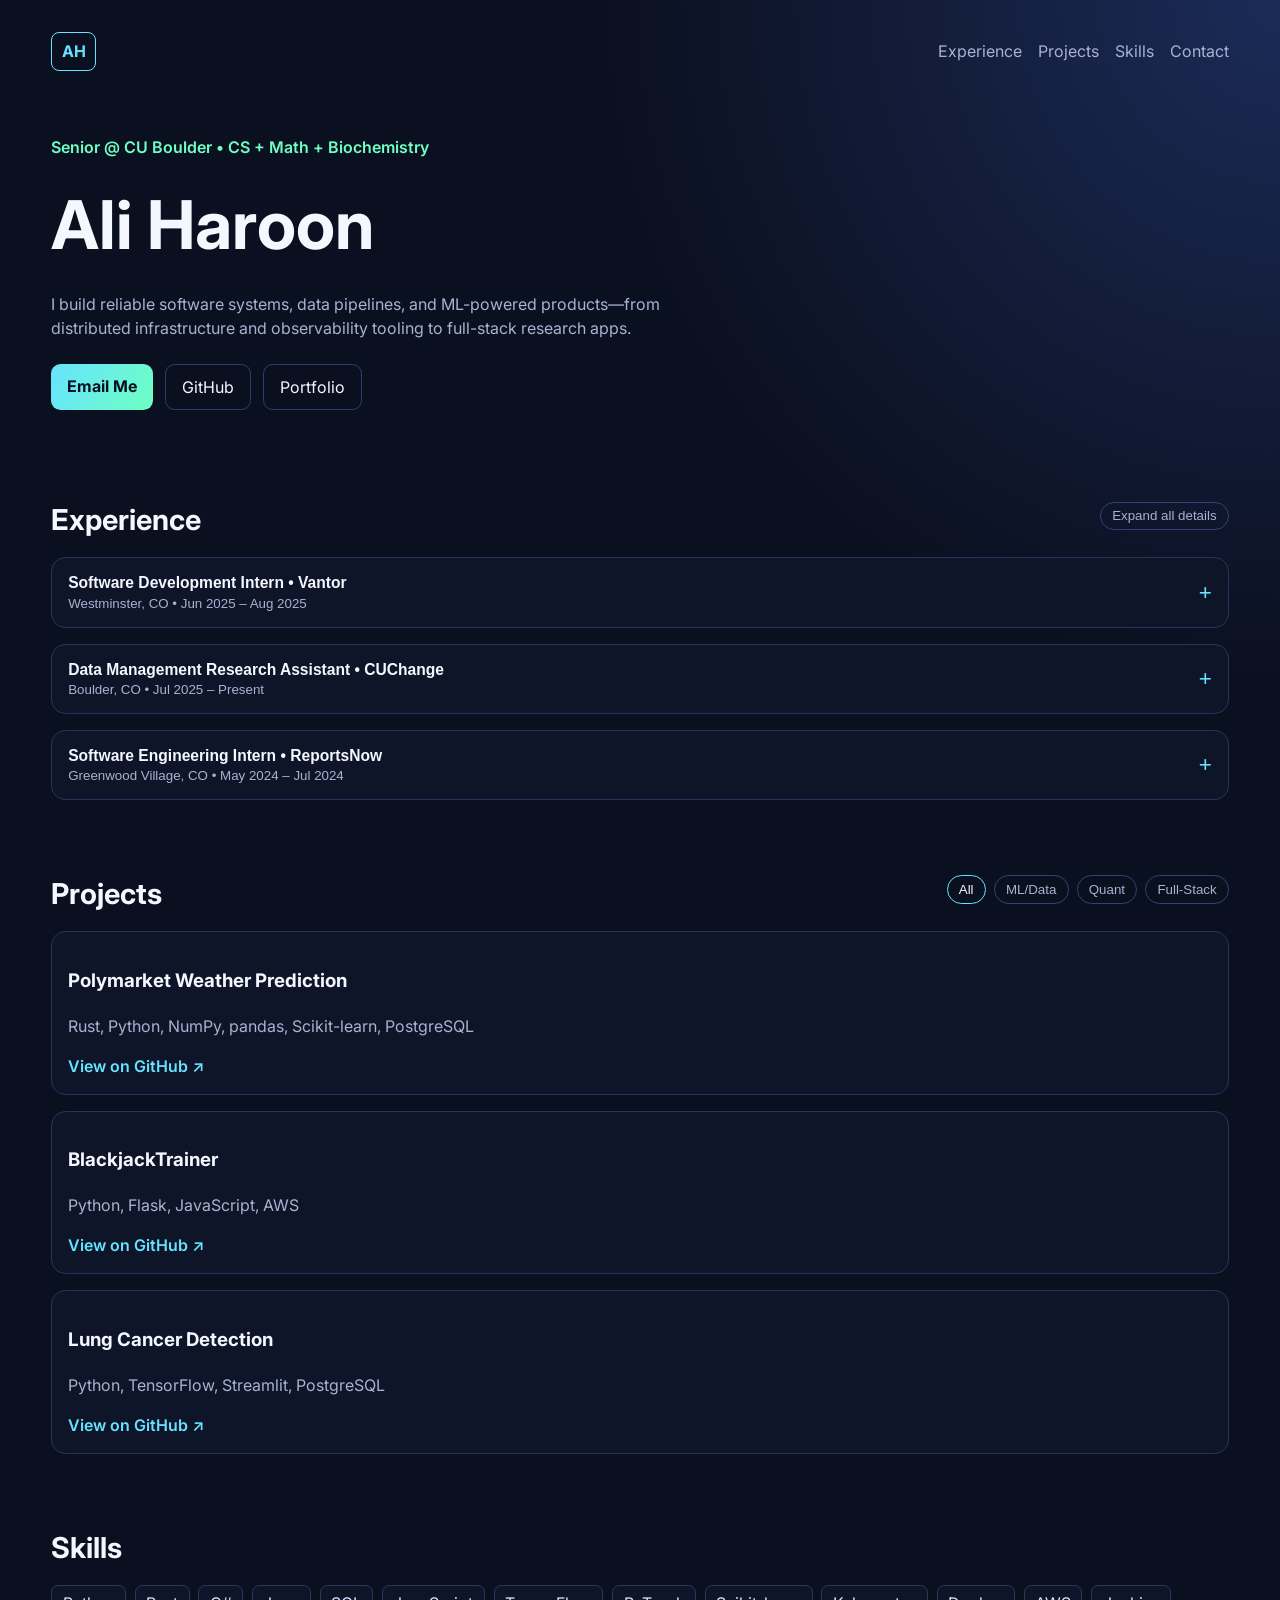
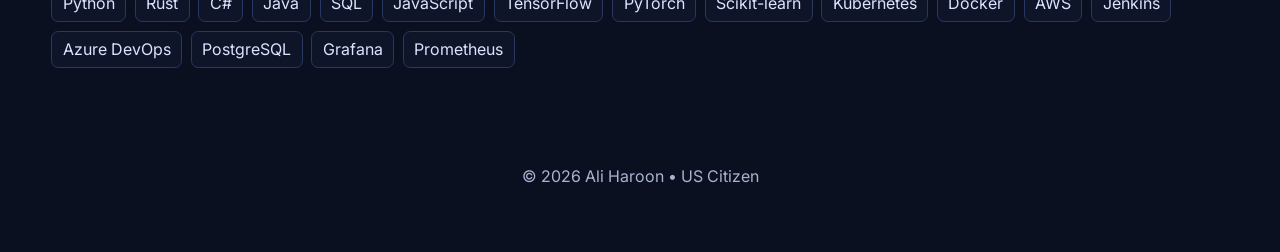
<file: index.html>
<!DOCTYPE html>
<html lang="en">
  <head>
    <meta charset="UTF-8" />
    <meta name="viewport" content="width=device-width, initial-scale=1.0" />
    <title>Ali Haroon | Software Engineer</title>
    <link rel="preconnect" href="https://fonts.googleapis.com" />
    <link rel="preconnect" href="https://fonts.gstatic.com" crossorigin />
    <link
      href="https://fonts.googleapis.com/css2?family=Inter:wght@400;500;600;700;800&display=swap"
      rel="stylesheet"
    />
    <link rel="stylesheet" href="styles.css" />
  </head>
  <body>
    <header class="hero">
      <nav class="nav">
        <a href="#" class="logo">AH</a>
        <div class="nav-links">
          <a href="#experience">Experience</a>
          <a href="#projects">Projects</a>
          <a href="#skills">Skills</a>
          <a href="mailto:ali.haroon@colorado.edu">Contact</a>
        </div>
      </nav>

      <div class="hero-content">
        <p class="eyebrow">Senior @ CU Boulder • CS + Math + Biochemistry</p>
        <h1>Ali Haroon</h1>
        <p class="subtitle">
          I build reliable software systems, data pipelines, and ML-powered products—from
          distributed infrastructure and observability tooling to full-stack research apps.
        </p>

        <div class="cta-group">
          <a class="btn primary" href="mailto:ali.haroon@colorado.edu">Email Me</a>
          <a class="btn" href="https://github.com/Ali-Haroon3" target="_blank" rel="noreferrer">GitHub</a>
          <a class="btn" href="https://www.ali-haroon.com" target="_blank" rel="noreferrer">Portfolio</a>
        </div>
      </div>
    </header>

    <main>
      <section id="experience" class="section">
        <div class="section-head">
          <h2>Experience</h2>
          <button id="expandToggle" class="chip">Expand all details</button>
        </div>
        <div class="timeline">
          <article class="card collapsible">
            <button class="card-header" aria-expanded="false">
              <div>
                <h3>Software Development Intern • Vantor</h3>
                <p>Westminster, CO • Jun 2025 – Aug 2025</p>
              </div>
              <span class="plus">+</span>
            </button>
            <ul class="card-body">
              <li>Engineered distributed infrastructure for 6 satellite ground-station monitoring environments using Java + Kubernetes, reducing critical incident response time by 30%.</li>
              <li>Built observability dashboards with Grafana, Prometheus, and Java collectors across 35 production services.</li>
              <li>Designed automated testing workflows for 15+ Linux microservices with Jenkins CI/CD.</li>
              <li>Implemented Spring Boot APIs handling 1K+ requests/minute for low-latency inference.</li>
            </ul>
          </article>

          <article class="card collapsible">
            <button class="card-header" aria-expanded="false">
              <div>
                <h3>Data Management Research Assistant • CUChange</h3>
                <p>Boulder, CO • Jul 2025 – Present</p>
              </div>
              <span class="plus">+</span>
            </button>
            <ul class="card-body">
              <li>Developed full-stack Django applications with PostgreSQL on GCP for 50K+ research records.</li>
              <li>Built automated pipelines with Python, pandas, and REDCap API for large-scale cleaning + transformation.</li>
              <li>Designed migration/reporting workflows that improved data processing speed by 300%.</li>
            </ul>
          </article>

          <article class="card collapsible">
            <button class="card-header" aria-expanded="false">
              <div>
                <h3>Software Engineering Intern • ReportsNow</h3>
                <p>Greenwood Village, CO • May 2024 – Jul 2024</p>
              </div>
              <span class="plus">+</span>
            </button>
            <ul class="card-body">
              <li>Built BI platform using C#, ASP.NET Core, and React across 125+ client systems.</li>
              <li>Optimized SQL Server analytics stack with EF to support 500+ daily queries.</li>
              <li>Implemented Azure DevOps + Docker CI/CD in Agile/SCRUM workflows.</li>
            </ul>
          </article>
        </div>
      </section>

      <section id="projects" class="section">
        <div class="section-head">
          <h2>Projects</h2>
          <div class="filters" role="tablist" aria-label="Project filter">
            <button class="chip filter active" data-filter="all">All</button>
            <button class="chip filter" data-filter="ml">ML/Data</button>
            <button class="chip filter" data-filter="quant">Quant</button>
            <button class="chip filter" data-filter="fullstack">Full-Stack</button>
          </div>
        </div>

        <div class="grid" id="projectGrid">
          <article class="project" data-tags="ml quant">
            <h3>Polymarket Weather Prediction</h3>
            <p>Rust, Python, NumPy, pandas, Scikit-learn, PostgreSQL</p>
            <a href="https://github.com/Ali-Haroon3/Polymarket-Weather-Predictor" target="_blank" rel="noreferrer">View on GitHub ↗</a>
          </article>
          <article class="project" data-tags="ml fullstack">
            <h3>BlackjackTrainer</h3>
            <p>Python, Flask, JavaScript, AWS</p>
            <a href="https://github.com/Ali-Haroon3/AIBlackJackTrainer" target="_blank" rel="noreferrer">View on GitHub ↗</a>
          </article>
          <article class="project" data-tags="ml fullstack">
            <h3>Lung Cancer Detection</h3>
            <p>Python, TensorFlow, Streamlit, PostgreSQL</p>
            <a href="https://github.com/Ali-Haroon3/Lung-Cancer-Detection" target="_blank" rel="noreferrer">View on GitHub ↗</a>
          </article>
        </div>
      </section>

      <section id="skills" class="section">
        <h2>Skills</h2>
        <div class="skill-list">
          <span>Python</span><span>Rust</span><span>C#</span><span>Java</span><span>SQL</span><span>JavaScript</span>
          <span>TensorFlow</span><span>PyTorch</span><span>Scikit-learn</span><span>Kubernetes</span><span>Docker</span>
          <span>AWS</span><span>Jenkins</span><span>Azure DevOps</span><span>PostgreSQL</span><span>Grafana</span><span>Prometheus</span>
        </div>
      </section>
    </main>

    <footer>
      <p>© <span id="year"></span> Ali Haroon • US Citizen</p>
    </footer>

    <script src="script.js"></script>
  </body>
</html>
</file>
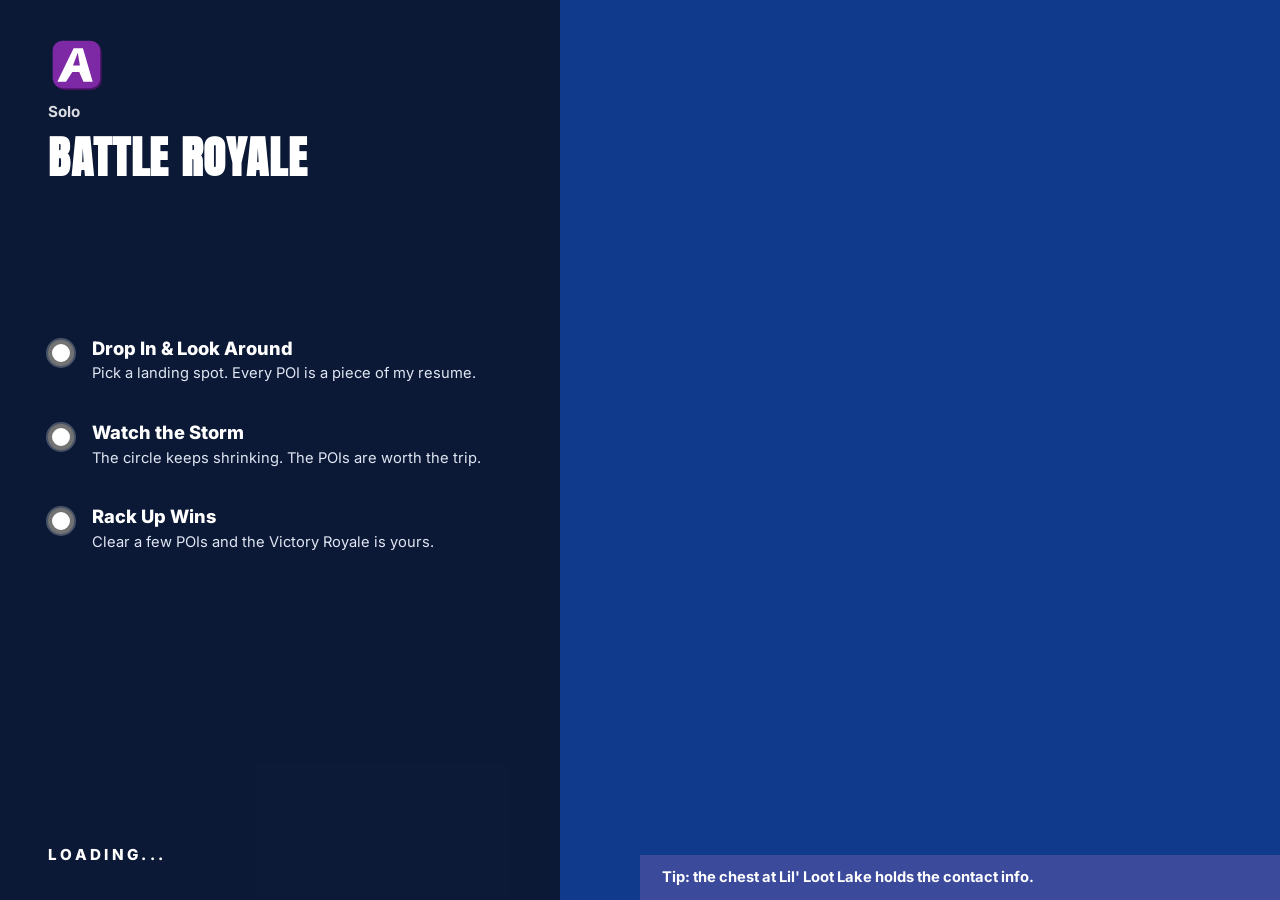
<file: fortnite/index.html>
<!DOCTYPE html>
<html lang="en">
  <head>
    <meta charset="UTF-8" />
    <meta name="viewport" content="width=device-width, initial-scale=1.0" />
    <title>Ali Haroon | Drop In</title>
    <link rel="icon" type="image/svg+xml" href="favicon.svg" />
    <link rel="preconnect" href="https://fonts.googleapis.com" />
    <link rel="preconnect" href="https://fonts.gstatic.com" crossorigin />
    <link
      href="https://fonts.googleapis.com/css2?family=Anton&family=Inter:wght@400;600;700;800&display=swap"
      rel="stylesheet"
    />
    <link rel="stylesheet" href="styles.css" />
  </head>
  <body>
    <!-- ============ ICON SPRITE ============ -->
    <svg width="0" height="0" style="position:absolute" aria-hidden="true">
      <defs>
        <symbol id="i-mail" viewBox="0 0 24 24">
          <rect x="2.5" y="5" width="19" height="14" rx="2" fill="none" stroke="currentColor" stroke-width="2" />
          <path d="M 3.5 7 L 12 13.5 L 20.5 7" fill="none" stroke="currentColor" stroke-width="2" stroke-linecap="round" stroke-linejoin="round" />
        </symbol>
        <symbol id="i-code" viewBox="0 0 24 24">
          <path d="M 8.5 7 L 3.5 12 L 8.5 17 M 15.5 7 L 20.5 12 L 15.5 17" fill="none" stroke="currentColor" stroke-width="2.2" stroke-linecap="round" stroke-linejoin="round" />
          <path d="M 13.2 5.5 L 10.8 18.5" stroke="currentColor" stroke-width="2" stroke-linecap="round" />
        </symbol>
        <symbol id="i-globe" viewBox="0 0 24 24">
          <circle cx="12" cy="12" r="9" fill="none" stroke="currentColor" stroke-width="2" />
          <ellipse cx="12" cy="12" rx="4" ry="9" fill="none" stroke="currentColor" stroke-width="1.8" />
          <path d="M 3.5 12 h 17" stroke="currentColor" stroke-width="1.8" />
        </symbol>
        <symbol id="i-pad" viewBox="0 0 24 24">
          <path d="M 7 8 h 10 a 5 5 0 0 1 5 5 c 0 3 -2 5 -4 4.4 L 15 15.5 H 9 L 6 17.4 C 4 18 2 16 2 13 a 5 5 0 0 1 5 -5 Z" fill="none" stroke="currentColor" stroke-width="2" stroke-linejoin="round" />
          <path d="M 8 11 v 3 M 6.5 12.5 h 3" stroke="currentColor" stroke-width="1.8" stroke-linecap="round" />
          <circle cx="16" cy="11.6" r="1.1" fill="currentColor" />
          <circle cx="18.4" cy="13.4" r="1.1" fill="currentColor" />
        </symbol>
        <symbol id="i-user" viewBox="0 0 24 24">
          <circle cx="12" cy="8" r="4" fill="none" stroke="currentColor" stroke-width="2" />
          <path d="M 4.5 20 a 7.5 6.5 0 0 1 15 0" fill="none" stroke="currentColor" stroke-width="2" stroke-linecap="round" />
        </symbol>
        <symbol id="i-pin" viewBox="0 0 24 24">
          <path d="M 12 21.5 C 12 21.5 5 14.5 5 9.5 a 7 7 0 0 1 14 0 C 19 14.5 12 21.5 12 21.5 Z" fill="none" stroke="currentColor" stroke-width="2" stroke-linejoin="round" />
          <circle cx="12" cy="9.5" r="2.6" fill="currentColor" />
        </symbol>
        <symbol id="i-check" viewBox="0 0 24 24">
          <path d="M 4.5 12.5 L 10 18 L 19.5 6.5" fill="none" stroke="currentColor" stroke-width="3" stroke-linecap="round" stroke-linejoin="round" />
        </symbol>
        <symbol id="i-out" viewBox="0 0 24 24">
          <path d="M 8 6 h 10 v 10 M 18 6 L 6 18" fill="none" stroke="currentColor" stroke-width="2.4" stroke-linecap="round" stroke-linejoin="round" />
        </symbol>
        <symbol id="i-x" viewBox="0 0 24 24">
          <path d="M 6 6 L 18 18 M 18 6 L 6 18" fill="none" stroke="currentColor" stroke-width="2.6" stroke-linecap="round" />
        </symbol>
        <symbol id="i-play" viewBox="0 0 24 24">
          <path d="M 7 4.5 L 19.5 12 L 7 19.5 Z" fill="currentColor" />
        </symbol>
        <symbol id="i-download" viewBox="0 0 24 24">
          <path d="M 12 3.5 V 14.5 M 7.5 10.5 L 12 15 L 16.5 10.5" fill="none" stroke="currentColor" stroke-width="2.2" stroke-linecap="round" stroke-linejoin="round" />
          <path d="M 5 19 H 19" stroke="currentColor" stroke-width="2.2" stroke-linecap="round" />
        </symbol>
        <!-- battle bus, shared by both map modes -->
        <symbol id="busShape" viewBox="-45 -100 90 120">
          <path d="M 0 -46 Q -34 -78 0 -92 Q 34 -78 0 -46 Z" fill="#b04df9" stroke="#7a2fc4" stroke-width="3" />
          <line x1="-14" y1="-52" x2="-10" y2="-24" stroke="#2a2a2a" stroke-width="2.5" />
          <line x1="14" y1="-52" x2="10" y2="-24" stroke="#2a2a2a" stroke-width="2.5" />
          <rect x="-38" y="-24" width="76" height="34" rx="8" fill="#4f78d9" stroke="#2d4fa3" stroke-width="3" />
          <rect x="-30" y="-16" width="14" height="12" rx="2" fill="#cfe6ff" />
          <rect x="-9" y="-16" width="14" height="12" rx="2" fill="#cfe6ff" />
          <rect x="12" y="-16" width="14" height="12" rx="2" fill="#cfe6ff" />
          <circle cx="-22" cy="12" r="7" fill="#222" />
          <circle cx="22" cy="12" r="7" fill="#222" />
        </symbol>
        <!-- A monogram: chunky white A with a cut triangle counter, on a purple tile (Fortnite app-icon format) -->
        <symbol id="logo-ah" viewBox="0 0 200 200">
          <rect x="21" y="22" width="164" height="164" rx="34" fill="#4a1466" />
          <rect x="16" y="16" width="164" height="164" rx="34" fill="#7d29a5" />
          <path fill="#ffffff" fill-rule="evenodd" transform="translate(9,-2) skewX(-6)"
                d="M84,44 L116,44 L162,160 L130,160 L112,126 L88,126 L70,160 L40,160 Z M100,60 L112,104 L88,104 Z" />
        </symbol>
      </defs>
    </svg>

    <!-- ============ BOOT: CONNECTING ============ -->
    <div id="boot" class="boot">
      <svg class="brand-emblem boot-brand" role="img" aria-label="Ali Haroon"><use href="#logo-ah" /></svg>
      <div class="boot-spinner" aria-hidden="true"></div>
      <p class="boot-text">CONNECTING<span class="dots" aria-hidden="true"><i>.</i><i>.</i><i>.</i></span></p>
    </div>

    <!-- ============ LOADING SCREEN ============ -->
    <div id="loadscreen" class="loadscreen" hidden>
      <img id="loadBg" class="load-bg" alt="" hidden />
      <div class="load-left">
        <svg class="brand-emblem load-brand" aria-hidden="true"><use href="#logo-ah" /></svg>
        <p class="load-eyebrow">Solo</p>
        <h2 class="load-title">BATTLE ROYALE</h2>
        <ul class="load-rules">
          <li>
            <span class="rule-dot" aria-hidden="true"></span>
            <div>
              <h3>Drop In &amp; Look Around</h3>
              <p>Pick a landing spot. Every POI is a piece of my resume.</p>
            </div>
          </li>
          <li>
            <span class="rule-dot" aria-hidden="true"></span>
            <div>
              <h3>Watch the Storm</h3>
              <p>The circle keeps shrinking. The POIs are worth the trip.</p>
            </div>
          </li>
          <li>
            <span class="rule-dot" aria-hidden="true"></span>
            <div>
              <h3>Rack Up Wins</h3>
              <p>Clear a few POIs and the Victory Royale is yours.</p>
            </div>
          </li>
        </ul>
        <p class="load-status">LOADING<span class="dots" aria-hidden="true"><i>.</i><i>.</i><i>.</i></span></p>
      </div>
      <div class="load-tip">Tip: the chest at Lil' Loot Lake holds the contact info.</div>
    </div>

    <!-- ============ LOBBY ============ -->
    <div id="lobby" class="lobby" hidden>
      <div class="lobby-sky">
        <img id="lobbyBg" class="lobby-bg" alt="" hidden />
        <div class="lobby-veil"></div>
        <div class="slash slash-1"></div>
        <div class="slash slash-2"></div>
      </div>
      <svg class="brand-emblem lobby-brand" role="img" aria-label="Ali Haroon"><use href="#logo-ah" /></svg>
      <div class="lobby-content">
        <p class="lobby-eyebrow">SEASON 2026 &bull; CHAPTER 2: POST-GRAD</p>
        <h1 class="lobby-title"><span class="title-line">ALI</span><br /><span class="title-line">HAROON</span></h1>
        <p class="lobby-sub">SOFTWARE ENGINEER @ VISA &bull; CO-FOUNDER @ CRONYS &bull; CU BOULDER GRAD</p>
        <button id="playBtn" class="play-btn">
          <span>DROP IN</span>
        </button>
      </div>
      <div class="lobby-tip">TIP: Clear a few POIs to earn a Victory Royale.</div>
    </div>

    <!-- ============ GAME / MAP SCREEN ============ -->
    <div id="game" class="game" hidden>
      <!-- HUD: brand mark -->
      <div class="hud-brand">
        <svg class="brand-emblem" role="img" aria-label="Ali Haroon"><use href="#logo-ah" /></svg>
      </div>
      <!-- HUD: top bar -->
      <div class="hud-top">
        <div class="compass" aria-hidden="true">
          <div class="compass-strip">
            <span>W</span><span>&bull;</span><span>NW</span><span>&bull;</span><span>N</span><span>&bull;</span><span>NE</span><span>&bull;</span><span>E</span><span>&bull;</span><span>SE</span><span>&bull;</span><span>S</span><span>&bull;</span><span>SW</span><span>&bull;</span>
            <span>W</span><span>&bull;</span><span>NW</span><span>&bull;</span><span>N</span><span>&bull;</span><span>NE</span><span>&bull;</span><span>E</span><span>&bull;</span><span>SE</span><span>&bull;</span><span>S</span><span>&bull;</span><span>SW</span><span>&bull;</span>
          </div>
        </div>
      </div>

      <!-- HUD: right column -->
      <div class="hud-right">
        <div class="minimap" aria-hidden="true">
          <img id="miniImg" alt="" hidden />
          <svg id="miniFallback" viewBox="0 0 1600 1000" preserveAspectRatio="xMidYMid slice">
            <use href="#islandArt" />
          </svg>
          <svg class="mini-overlay" viewBox="0 0 100 100" preserveAspectRatio="none">
            <circle id="miniStorm" cx="50" cy="50" r="46" />
          </svg>
        </div>
        <div class="hud-stats">
          <div class="hud-stat"><svg class="ico"><use href="#i-user" /></svg> 1 recruiter watching</div>
          <div class="hud-stat"><svg class="ico"><use href="#i-pin" /></svg> <span id="poiCount">0</span>/7 POIs cleared</div>
        </div>
      </div>

      <!-- HUD: bottom left health/shield -->
      <div class="hud-vitals" aria-hidden="true">
        <div class="bar shield"><div class="bar-fill"></div><span>100</span></div>
        <div class="bar health"><div class="bar-fill"></div><span>100</span></div>
      </div>

      <!-- HUD: bottom right hotbar -->
      <div class="hotbar">
        <a class="slot" href="mailto:ali.haroon@colorado.edu" title="Email Ali"><svg class="ico"><use href="#i-mail" /></svg><em>Email</em></a>
        <a class="slot" href="https://github.com/Ali-Haroon3" target="_blank" rel="noreferrer" title="GitHub"><svg class="ico"><use href="#i-code" /></svg><em>GitHub</em></a>
        <a class="slot" href="https://cronys.xyz" target="_blank" rel="noreferrer" title="Cronys"><svg class="ico"><use href="#i-globe" /></svg><em>Cronys</em></a>
      </div>

      <!-- ============ REAL MAP MODE (Fortnite Reload island via fortnite-archives) ============ -->
      <div id="realStage" class="real-stage" hidden>
        <div class="map-box">
          <img id="mapImg" alt="Fortnite Reload island map" draggable="false" />
          <svg class="map-overlay" viewBox="0 0 4096 4096" preserveAspectRatio="none" aria-hidden="true">
            <!-- in-game style grid -->
            <g class="map-grid">
              <path d="M 409.6 0 V 4096 M 819.2 0 V 4096 M 1228.8 0 V 4096 M 1638.4 0 V 4096 M 2048 0 V 4096 M 2457.6 0 V 4096 M 2867.2 0 V 4096 M 3276.8 0 V 4096 M 3686.4 0 V 4096
                       M 0 409.6 H 4096 M 0 819.2 H 4096 M 0 1228.8 H 4096 M 0 1638.4 H 4096 M 0 2048 H 4096 M 0 2457.6 H 4096 M 0 2867.2 H 4096 M 0 3276.8 H 4096 M 0 3686.4 H 4096" />
              <g class="map-grid-text">
                <text x="204.8" y="90">A</text><text x="614.4" y="90">B</text><text x="1024" y="90">C</text><text x="1433.6" y="90">D</text><text x="1843.2" y="90">E</text><text x="2252.8" y="90">F</text><text x="2662.4" y="90">G</text><text x="3072" y="90">H</text><text x="3481.6" y="90">I</text><text x="3891.2" y="90">J</text>
                <text x="55" y="235">1</text><text x="55" y="645">2</text><text x="55" y="1055">3</text><text x="55" y="1464">4</text><text x="55" y="1874">5</text><text x="55" y="2283">6</text><text x="55" y="2693">7</text><text x="55" y="3103">8</text><text x="55" y="3512">9</text><text x="55" y="3922">10</text>
              </g>
            </g>
            <circle id="stormReal" cx="2048" cy="2048" r="2400" class="storm-line" />
            <use id="busReal" href="#busShape" width="240" height="320" x="-120" y="-260" opacity="0" />
            <!-- skydiver for the drop-in sequence -->
            <g id="diver" opacity="0">
              <g class="diver-umbrella">
                <path d="M -60 -55 A 60 60 0 0 1 60 -55 Z" fill="#b04df9" stroke="#7a2fc4" stroke-width="6" />
                <path d="M -60 -55 L -20 -70 L 20 -70 L 60 -55" fill="none" stroke="#7a2fc4" stroke-width="6" />
                <line x1="-40" y1="-52" x2="0" y2="0" stroke="#3a2a12" stroke-width="5" />
                <line x1="40" y1="-52" x2="0" y2="0" stroke="#3a2a12" stroke-width="5" />
              </g>
              <circle cx="0" cy="8" r="14" fill="#f2c894" stroke="#101423" stroke-width="4" />
              <rect x="-12" y="20" width="24" height="34" rx="8" fill="#4f78d9" stroke="#101423" stroke-width="4" />
            </g>
            <circle id="landPulse" cx="2171" cy="2253" r="30" />
            <circle id="landPulse2" cx="2171" cy="2253" r="30" />
          </svg>
          <!-- hotspots: positions read off the Reload map -->
          <button class="spot" data-poi="experience" style="--x:54.5%; --y:57%; --d:0s">
            <span class="spot-ring"></span>
            <span class="spot-name">TILTED TOWERS</span>
            <span class="spot-tag">EXPERIENCE</span>
          </button>
          <button class="spot" data-poi="projects" style="--x:30%; --y:45.5%; --d:.08s">
            <span class="spot-ring"></span>
            <span class="spot-name">PLEASANT PARK</span>
            <span class="spot-tag">PROJECTS</span>
          </button>
          <button class="spot" data-poi="skills" style="--x:79%; --y:73.5%; --d:.16s">
            <span class="spot-ring"></span>
            <span class="spot-name">RETAIL ROW</span>
            <span class="spot-tag">SKILLS</span>
          </button>
          <button class="spot" data-poi="contact" style="--x:39%; --y:61.5%; --d:.24s">
            <span class="spot-ring"></span>
            <span class="spot-name">LIL' LOOT LAKE</span>
            <span class="spot-tag">CONTACT</span>
          </button>
          <button class="spot" data-poi="education" style="--x:72.5%; --y:42.5%; --d:.32s">
            <span class="spot-ring"></span>
            <span class="spot-name">SNOBBY SHOALS</span>
            <span class="spot-tag">EDUCATION</span>
          </button>
          <button class="spot" data-poi="about" style="--x:50%; --y:31.5%; --d:.4s">
            <span class="spot-ring"></span>
            <span class="spot-name">LONE LODGE</span>
            <span class="spot-tag">ABOUT ME</span>
          </button>
          <button class="spot" data-poi="resume" style="--x:41%; --y:78.5%; --d:.48s">
            <span class="spot-ring"></span>
            <span class="spot-name">RÉSUMÉ RIDGE</span>
            <span class="spot-tag">RESUME</span>
          </button>
          <!-- offshore island: back to the drop-in / lobby -->
          <a class="spot spot-exit" href="./" style="--x:89.5%; --y:14.5%; --d:.56s" title="Back to the drop-in">
            <span class="spot-ring"></span>
            <span class="spot-name">SPAWN ISLAND</span>
            <span class="spot-tag">LOBBY</span>
          </a>
        </div>
      </div>

      <!-- ============ FALLBACK MAP (original artwork, used if the real map can't load) ============ -->
      <div id="fallbackStage" class="map-wrap" hidden>
        <svg id="mapSvg" viewBox="0 0 1600 1000" preserveAspectRatio="xMidYMid meet" role="group" aria-label="Island map of Ali's portfolio">
          <defs>
            <filter id="dropSh" x="-20%" y="-20%" width="140%" height="140%">
              <feDropShadow dx="0" dy="4" stdDeviation="4" flood-color="#0a2a4a" flood-opacity="0.35" />
            </filter>

            <g id="tree">
              <rect x="-3" y="6" width="6" height="10" rx="2" fill="#8a5a33" />
              <circle cx="0" cy="0" r="12" fill="#3f8f3d" />
              <circle cx="-8" cy="6" r="8" fill="#4aa348" />
              <circle cx="8" cy="6" r="8" fill="#4aa348" />
            </g>

            <g id="islandArt">
              <rect x="0" y="0" width="1600" height="1000" fill="#103a8c" />
              <circle cx="800" cy="500" r="560" fill="none" stroke="#ffffff" stroke-opacity="0.08" stroke-width="18" />
              <circle cx="800" cy="500" r="640" fill="none" stroke="#ffffff" stroke-opacity="0.05" stroke-width="14" />

              <path d="M 380 300
                       C 420 180, 620 120, 800 150
                       C 980 175, 1180 190, 1280 320
                       C 1370 435, 1350 600, 1260 710
                       C 1160 830, 980 900, 800 880
                       C 620 862, 470 820, 390 690
                       C 310 560, 330 420, 380 300 Z"
                    fill="#e8d29a" />
              <path d="M 410 320
                       C 448 215, 630 155, 795 182
                       C 962 208, 1145 222, 1240 335
                       C 1322 440, 1305 590, 1222 690
                       C 1128 800, 962 866, 800 848
                       C 634 830, 500 790, 424 672
                       C 350 552, 368 428, 410 320 Z"
                    fill="#318218" />

              <ellipse cx="200" cy="775" rx="105" ry="72" fill="#e8d29a" />
              <ellipse cx="200" cy="770" rx="88" ry="58" fill="#318218" />

              <path d="M 1000 350 C 1060 320, 1160 330, 1190 390 C 1220 450, 1180 510, 1110 520 C 1035 530, 970 490, 965 435 C 962 395, 965 370, 1000 350 Z"
                    fill="#2e9fd9" stroke="#e8d29a" stroke-width="8" />
              <ellipse cx="1080" cy="428" rx="26" ry="16" fill="#e8d29a" />

              <path d="M 990 470 C 940 560, 950 640, 905 700 C 870 748, 850 790, 845 850"
                    fill="none" stroke="#2e9fd9" stroke-width="20" stroke-linecap="round" />

              <g fill="none" stroke="#d9c48f" stroke-width="14" stroke-linecap="round" opacity="0.9">
                <path d="M 620 290 C 680 360, 740 430, 800 505" />
                <path d="M 800 505 C 900 560, 900 660, 905 730" />
                <path d="M 800 505 C 890 480, 960 460, 1035 445" />
                <path d="M 360 400 C 460 430, 640 480, 780 510" />
              </g>

              <!-- Snobby Shoals cliffs -->
              <g transform="translate(330,370)">
                <path d="M -80 60 L -10 -70 L 55 60 Z" fill="#9aa7b8" />
                <path d="M -10 -70 L -34 -20 L 14 -20 Z" fill="#f2f6fa" />
                <path d="M 10 60 L 70 -35 L 125 60 Z" fill="#8794a6" />
                <path d="M 70 -35 L 52 0 L 88 0 Z" fill="#eef3f8" />
              </g>

              <!-- Pleasant Park houses -->
              <g transform="translate(620,235)">
                <g filter="url(#dropSh)">
                  <rect x="-55" y="0" width="44" height="34" fill="#e5eef7" />
                  <path d="M -60 0 L -33 -24 L -6 0 Z" fill="#d94f4f" />
                  <rect x="8" y="6" width="44" height="30" fill="#f3e3c6" />
                  <path d="M 3 6 L 30 -16 L 57 6 Z" fill="#4f78d9" />
                </g>
              </g>

              <!-- Tilted Towers -->
              <g transform="translate(800,500)" filter="url(#dropSh)">
                <rect x="-58" y="-70" width="34" height="88" fill="#9fb0c4" transform="rotate(-4 -41 -26)" />
                <rect x="-14" y="-98" width="40" height="116" fill="#9fb0c4" />
                <rect x="34" y="-58" width="30" height="76" fill="#9fb0c4" transform="rotate(4 49 -20)" />
                <g fill="#fbd444">
                  <rect x="-8" y="-88" width="8" height="8" /><rect x="8" y="-88" width="8" height="8" />
                  <rect x="-8" y="-68" width="8" height="8" /><rect x="8" y="-48" width="8" height="8" />
                  <rect x="-52" y="-58" width="7" height="7" /><rect x="-40" y="-38" width="7" height="7" />
                  <rect x="40" y="-46" width="6" height="6" /><rect x="40" y="-28" width="6" height="6" />
                </g>
              </g>

              <!-- Retail Row shops -->
              <g transform="translate(905,755)" filter="url(#dropSh)">
                <rect x="-52" y="-20" width="40" height="30" fill="#d94f4f" />
                <rect x="-52" y="-28" width="40" height="8" fill="#f2f6fa" />
                <rect x="-4" y="-38" width="38" height="26" fill="#f3e3c6" />
                <path d="M -9 -38 L 15 -56 L 39 -38 Z" fill="#d98a3f" />
                <rect x="-4" y="-6" width="38" height="16" fill="#4f78d9" />
                <rect x="-4" y="-12" width="38" height="6" fill="#f2f6fa" />
              </g>

              <!-- Lil' Loot Lake chest island -->
              <g transform="translate(1080,420)" filter="url(#dropSh)">
                <rect x="-16" y="-10" width="32" height="20" rx="3" fill="#a8642c" />
                <path d="M -16 -10 Q 0 -26 16 -10 Z" fill="#c07a38" />
                <rect x="-3" y="-8" width="6" height="16" fill="#fbd444" />
              </g>

              <use href="#tree" transform="translate(520,560)" />
              <use href="#tree" transform="translate(700,660) scale(0.85)" />
              <use href="#tree" transform="translate(1150,610) scale(0.9)" />
              <use href="#tree" transform="translate(1210,540) scale(0.7)" />
              <use href="#tree" transform="translate(560,250) scale(0.8)" />
              <use href="#tree" transform="translate(980,250) scale(0.85)" />
              <use href="#tree" transform="translate(450,520) scale(0.75)" />
              <use href="#tree" transform="translate(1100,700) scale(0.8)" />

              <!-- Lone Lodge island -->
              <use href="#tree" transform="translate(160,745) scale(0.7)" />
              <use href="#tree" transform="translate(250,795) scale(0.6)" />
              <g transform="translate(200,775)" filter="url(#dropSh)">
                <rect x="-26" y="-22" width="52" height="30" fill="#8a5a33" />
                <path d="M -32 -22 L 0 -46 L 32 -22 Z" fill="#6f4222" />
                <rect x="14" y="-40" width="8" height="14" fill="#5c3618" />
                <rect x="-8" y="-8" width="16" height="16" fill="#3c2410" />
              </g>
            </g>
          </defs>

          <use href="#islandArt" />

          <g class="storm">
            <circle id="stormCircle" cx="800" cy="500" r="620" class="storm-line" />
          </g>

          <g id="poiLayer">
            <g class="poi" data-poi="education" tabindex="0" role="button" aria-label="Snobby Shoals: Education">
              <circle cx="345" cy="395" r="95" class="poi-hit" />
              <text x="345" y="475" class="poi-label">SNOBBY SHOALS</text>
              <text x="345" y="497" class="poi-tag">EDUCATION</text>
            </g>
            <g class="poi" data-poi="projects" tabindex="0" role="button" aria-label="Pleasant Park: Projects">
              <circle cx="630" cy="245" r="85" class="poi-hit" />
              <text x="630" y="330" class="poi-label">PLEASANT PARK</text>
              <text x="630" y="352" class="poi-tag">PROJECTS</text>
            </g>
            <g class="poi" data-poi="experience" tabindex="0" role="button" aria-label="Tilted Towers: Experience">
              <circle cx="800" cy="470" r="100" class="poi-hit" />
              <text x="800" y="580" class="poi-label">TILTED TOWERS</text>
              <text x="800" y="602" class="poi-tag">EXPERIENCE</text>
            </g>
            <g class="poi" data-poi="contact" tabindex="0" role="button" aria-label="Lil' Loot Lake: Contact">
              <circle cx="1080" cy="425" r="90" class="poi-hit" />
              <text x="1080" y="530" class="poi-label">LIL' LOOT LAKE</text>
              <text x="1080" y="552" class="poi-tag">CONTACT</text>
            </g>
            <g class="poi" data-poi="skills" tabindex="0" role="button" aria-label="Retail Row: Skills">
              <circle cx="905" cy="745" r="90" class="poi-hit" />
              <text x="905" y="840" class="poi-label">RETAIL ROW</text>
              <text x="905" y="862" class="poi-tag">SKILLS</text>
            </g>
            <g class="poi" data-poi="about" tabindex="0" role="button" aria-label="Lone Lodge: About Ali">
              <circle cx="200" cy="770" r="90" class="poi-hit" />
              <text x="200" y="880" class="poi-label">LONE LODGE</text>
              <text x="200" y="902" class="poi-tag">ABOUT ME</text>
            </g>
            <g class="poi" data-poi="resume" tabindex="0" role="button" aria-label="Résumé Ridge: Resume">
              <circle cx="560" cy="860" r="90" class="poi-hit" />
              <text x="560" y="945" class="poi-label">RÉSUMÉ RIDGE</text>
              <text x="560" y="967" class="poi-tag">RESUME</text>
            </g>
          </g>

          <use id="busFallback" href="#busShape" width="90" height="120" x="-45" y="-100" opacity="0" />
        </svg>
      </div>

      <!-- Epic fan-content attribution (required for fan projects using Epic assets) -->
      <p class="fan-note">
        Fan-made portfolio. Portions of the materials used are trademarks and/or copyrighted works of Epic Games, Inc.
        All rights reserved by Epic. This material is not official and is not endorsed by Epic.
        Map imagery via <a href="https://github.com/yaelbrinkert/fortnite-archives" target="_blank" rel="noreferrer">fortnite-archives</a>.
      </p>

      <!-- Victory banner -->
      <div id="victory" class="victory" hidden>
        <div class="victory-inner">
          <p class="victory-hash">#1</p>
          <p class="victory-title">VICTORY ROYALE</p>
          <p class="victory-sub">You've seen enough. Now hire the guy.</p>
          <a class="panel-btn gold" href="mailto:ali.haroon@colorado.edu">SEND THE INVITE</a>
          <button class="victory-close" id="victoryClose">Keep exploring</button>
        </div>
      </div>
    </div>

    <!-- ============ POI PANELS ============ -->
    <div id="panelBackdrop" class="panel-backdrop" hidden></div>

    <section class="panel" data-panel="experience" hidden aria-label="Experience">
      <header class="panel-head">
        <div>
          <h2>TILTED TOWERS</h2>
          <p>QUESTLINE: WORK EXPERIENCE</p>
        </div>
        <button class="panel-close" aria-label="Close"><svg class="ico"><use href="#i-x" /></svg></button>
      </header>
      <div class="panel-body">
        <article class="quest mythic">
          <div class="quest-top">
            <h3>Visa — Software Engineer</h3>
            <span class="rarity-pill">MYTHIC QUEST &bull; ACTIVE</span>
          </div>
          <p class="quest-meta">Highlands Ranch, CO &bull; Jun 2026 – Present</p>
          <ul class="quest-list">
            <li><svg class="ico check"><use href="#i-check" /></svg> Designed and enhanced Spring Boot RESTful APIs serving a real-time transaction-monitoring platform <b class="xp">LIVE FINANCIAL DATA STREAMS</b></li>
            <li><svg class="ico check"><use href="#i-check" /></svg> Maintained data integrity across IBM DB2 databases backing production analytics <b class="xp">MISSION-CRITICAL</b></li>
          </ul>
        </article>

        <article class="quest legendary">
          <div class="quest-top">
            <h3>Cronys — Co-Founder</h3>
            <span class="rarity-pill">LEGENDARY QUEST &bull; ACTIVE</span>
          </div>
          <p class="quest-meta">Remote (cronys.xyz) &bull; Mar 2026 – Present</p>
          <ul class="quest-list">
            <li><svg class="ico check"><use href="#i-check" /></svg> Co-founded an AI agent governance platform — FastAPI backend with RAG-based retrieval — evaluating and classifying agent actions in real time <b class="xp">$25K PRE-SEED</b></li>
            <li><svg class="ico check"><use href="#i-check" /></svg> Designed the policy engine and evaluation infrastructure for automated governance decisions <b class="xp">BUILT FOR AUDIT + SCALE</b></li>
          </ul>
        </article>

        <article class="quest epic">
          <div class="quest-top">
            <h3>Vantor (formerly Maxar) — Software Development Intern</h3>
            <span class="rarity-pill">EPIC QUEST</span>
          </div>
          <p class="quest-meta">Westminster, CO &bull; Jun 2025 – Aug 2025</p>
          <ul class="quest-list">
            <li><svg class="ico check"><use href="#i-check" /></svg> Engineered distributed monitoring across 6 satellite ground stations with real-time telemetry ingestion <b class="xp">SUB-SECOND LATENCY</b></li>
            <li><svg class="ico check"><use href="#i-check" /></svg> Implemented Spring Boot REST APIs for low-latency data access and inference <b class="xp">1K+ REQ/MIN</b></li>
            <li><svg class="ico check"><use href="#i-check" /></svg> Built the observability stack (Grafana, Prometheus, Java collectors) and automated QA for 15+ Linux microservices with Jenkins <b class="xp">35 SERVICES</b></li>
          </ul>
        </article>

        <article class="quest rare">
          <div class="quest-top">
            <h3>CUChange — Data Management Research Assistant</h3>
            <span class="rarity-pill">RARE QUEST</span>
          </div>
          <p class="quest-meta">Boulder, CO &bull; Jul 2025 – May 2026</p>
          <ul class="quest-list">
            <li><svg class="ico check"><use href="#i-check" /></svg> Built automated Python pipelines (pandas, SQL, REDCap API) ingesting and cleaning large-scale datasets <b class="xp">HETEROGENEOUS SOURCES</b></li>
            <li><svg class="ico check"><use href="#i-check" /></svg> Engineered reproducible Python/R workflows with PostgreSQL on GCP <b class="xp">+300% REPORT SPEED</b></li>
          </ul>
        </article>

        <article class="quest uncommon">
          <div class="quest-top">
            <h3>ReportsNow — Software Engineering Intern</h3>
            <span class="rarity-pill">UNCOMMON QUEST</span>
          </div>
          <p class="quest-meta">Greenwood Village, CO &bull; May 2024 – Jul 2024</p>
          <ul class="quest-list">
            <li><svg class="ico check"><use href="#i-check" /></svg> Built a full-stack analytics app (C#, ASP.NET Core, React) consolidating data from 125+ client systems <b class="xp">−40% REPORT TIME</b></li>
            <li><svg class="ico check"><use href="#i-check" /></svg> Designed RESTful APIs with SQL Server; shipped via Azure DevOps CI/CD with Docker <b class="xp">500+ DAILY QUERIES</b></li>
          </ul>
        </article>
      </div>
    </section>

    <section class="panel" data-panel="projects" hidden aria-label="Projects">
      <header class="panel-head">
        <div>
          <h2>PLEASANT PARK</h2>
          <p>LOOT DROPS: PROJECTS</p>
        </div>
        <button class="panel-close" aria-label="Close"><svg class="ico"><use href="#i-x" /></svg></button>
      </header>
      <div class="panel-body loot-grid">
        <article class="loot legendary">
          <span class="rarity-pill">LEGENDARY</span>
          <h3>Polymarket Weather Prediction</h3>
          <p>Rust + Python pipeline processing 500K+ NOAA records into PostgreSQL; calibrated probability forecasts (0.87 Brier) with Bayesian inference and Monte Carlo risk modeling for prediction-market contracts.</p>
          <p class="loot-stack">Rust &bull; Python &bull; NumPy &bull; pandas &bull; PostgreSQL</p>
          <a class="panel-btn" href="https://github.com/Ali-Haroon3/Polymarket-Weather-Predictor" target="_blank" rel="noreferrer">INSPECT ON GITHUB <svg class="ico"><use href="#i-out" /></svg></a>
        </article>
        <article class="loot epic">
          <span class="rarity-pill">EPIC</span>
          <h3>BlackjackTrainer</h3>
          <p>Production app on AWS App Runner with automated CI/CD; an RL / Monte Carlo tree search engine computes expected-value-optimal decisions.</p>
          <p class="loot-stack">Python &bull; Flask &bull; JavaScript &bull; AWS</p>
          <a class="panel-btn gold" href="https://blackjacktrainings.com" target="_blank" rel="noreferrer"><svg class="ico"><use href="#i-play" /></svg> PLAY IT LIVE</a>
          <a class="panel-btn" href="https://github.com/Ali-Haroon3/AIBlackJackTrainer" target="_blank" rel="noreferrer">INSPECT ON GITHUB <svg class="ico"><use href="#i-out" /></svg></a>
        </article>
        <article class="loot rare">
          <span class="rarity-pill">RARE</span>
          <h3>Lung Cancer Detection CNN</h3>
          <p>Model inference app (ResNet50, DenseNet121) with a PostgreSQL backend for batch inference, audit logging, and model performance monitoring.</p>
          <p class="loot-stack">Python &bull; TensorFlow &bull; Streamlit &bull; PostgreSQL</p>
          <a class="panel-btn" href="https://github.com/Ali-Haroon3/Lung-Cancer-Detection" target="_blank" rel="noreferrer">INSPECT ON GITHUB <svg class="ico"><use href="#i-out" /></svg></a>
        </article>
      </div>
    </section>

    <section class="panel" data-panel="skills" hidden aria-label="Skills">
      <header class="panel-head">
        <div>
          <h2>RETAIL ROW</h2>
          <p>AISLES: THE FULL LOADOUT</p>
        </div>
        <button class="panel-close" aria-label="Close"><svg class="ico"><use href="#i-x" /></svg></button>
      </header>
      <div class="panel-body">
        <div class="aisle">
          <h3 class="aisle-name legendary-t">AISLE 1 &mdash; LANGUAGES</h3>
          <div class="inv-grid">
            <span class="inv legendary">Rust</span>
            <span class="inv legendary">C++</span>
            <span class="inv legendary">Java</span>
            <span class="inv legendary">Python</span>
            <span class="inv legendary">C#</span>
            <span class="inv legendary">JavaScript</span>
            <span class="inv legendary">SQL</span>
          </div>
        </div>
        <div class="aisle">
          <h3 class="aisle-name epic-t">AISLE 2 &mdash; DISTRIBUTED SYSTEMS</h3>
          <div class="inv-grid">
            <span class="inv epic">High-Throughput APIs</span>
            <span class="inv epic">Real-Time Streaming Pipelines</span>
            <span class="inv epic">Observability (Grafana &bull; Prometheus)</span>
            <span class="inv epic">Reliability Engineering</span>
            <span class="inv epic">Horizontal Scaling</span>
            <span class="inv epic">Load &amp; Rate Limiting</span>
          </div>
        </div>
        <div class="aisle">
          <h3 class="aisle-name rare-t">AISLE 3 &mdash; INFRASTRUCTURE</h3>
          <div class="inv-grid">
            <span class="inv rare">Docker</span>
            <span class="inv rare">Kubernetes</span>
            <span class="inv rare">AWS</span>
            <span class="inv rare">GCP</span>
            <span class="inv rare">Azure</span>
            <span class="inv rare">Jenkins</span>
            <span class="inv rare">CI/CD</span>
            <span class="inv rare">Linux</span>
            <span class="inv rare">PostgreSQL</span>
            <span class="inv rare">SQL Server</span>
            <span class="inv rare">IBM DB2</span>
          </div>
        </div>
        <div class="aisle">
          <h3 class="aisle-name uncommon-t">AISLE 4 &mdash; FRAMEWORKS &amp; ML</h3>
          <div class="inv-grid">
            <span class="inv uncommon">Spring Boot</span>
            <span class="inv uncommon">FastAPI</span>
            <span class="inv uncommon">Flask</span>
            <span class="inv uncommon">React</span>
            <span class="inv uncommon">RAG / Retrieval Systems</span>
            <span class="inv uncommon">Agent Orchestration</span>
            <span class="inv uncommon">TensorFlow</span>
            <span class="inv uncommon">PyTorch</span>
          </div>
        </div>
      </div>
    </section>

    <section class="panel" data-panel="education" hidden aria-label="Education">
      <header class="panel-head">
        <div>
          <h2>SNOBBY SHOALS</h2>
          <p>TRAINING GROUNDS: EDUCATION</p>
        </div>
        <button class="panel-close" aria-label="Close"><svg class="ico"><use href="#i-x" /></svg></button>
      </header>
      <div class="panel-body">
        <article class="quest legendary">
          <div class="quest-top">
            <h3>University of Colorado Boulder</h3>
            <span class="rarity-pill">GRADUATED &bull; MAY 2026</span>
          </div>
          <p class="quest-meta">Boulder, CO &bull; Class of 2026</p>
          <ul class="quest-list">
            <li><svg class="ico check"><use href="#i-check" /></svg> B.S. Computer Science <b class="xp">MAIN CLASS</b></li>
            <li><svg class="ico check"><use href="#i-check" /></svg> Minor: Mathematics <b class="xp">DUAL WIELD</b></li>
            <li><svg class="ico check"><use href="#i-check" /></svg> Minor: Biochemistry <b class="xp">THIRD SLOT</b></li>
            <li><svg class="ico check"><use href="#i-check" /></svg> GPA 3.7 <b class="xp">RANKED</b></li>
          </ul>
          <div class="xp-bar"><div class="xp-fill" style="width:100%"></div><span>SEASON COMPLETE: CLASS OF 2026</span></div>
        </article>
      </div>
    </section>

    <section class="panel" data-panel="contact" hidden aria-label="Contact">
      <header class="panel-head">
        <div>
          <h2>LIL' LOOT LAKE</h2>
          <p>OPEN THE CHEST: CONTACT ALI</p>
        </div>
        <button class="panel-close" aria-label="Close"><svg class="ico"><use href="#i-x" /></svg></button>
      </header>
      <div class="panel-body">
        <div id="chestZone" class="chest-zone">
          <button id="chestBtn" class="chest-btn" aria-label="Hold to search the chest" aria-expanded="false">
            <span class="chest-aura" aria-hidden="true"><i></i><i></i><i></i></span>
            <svg viewBox="0 0 200 190" width="220" height="209">
              <!-- golden beam + sparks, revealed on open -->
              <g class="chest-beam">
                <polygon points="58,96 142,96 176,0 24,0" fill="#fff200" opacity=".16" />
                <polygon points="70,96 130,96 152,0 48,0" fill="#fff200" opacity=".22" />
                <polygon points="84,96 116,96 128,0 72,0" fill="#fff200" opacity=".3" />
                <g class="chest-sparks">
                  <rect x="66" y="60" width="7" height="7" fill="#fbd444" transform="rotate(45 69 63)" />
                  <rect x="98" y="44" width="8" height="8" fill="#fff200" transform="rotate(45 102 48)" />
                  <rect x="128" y="66" width="6" height="6" fill="#fbd444" transform="rotate(45 131 69)" />
                  <rect x="84" y="26" width="6" height="6" fill="#fbd444" transform="rotate(45 87 29)" />
                  <rect x="114" y="16" width="7" height="7" fill="#fff200" transform="rotate(45 117 19)" />
                </g>
              </g>
              <!-- chest body: wood box, brass corner straps, padlock -->
              <g class="chest-body">
                <!-- feet -->
                <path d="M 41 159 L 57 159 L 53 174 L 45 174 Z" fill="#c9971f" stroke="#3a2110" stroke-width="3" />
                <path d="M 143 159 L 159 159 L 155 174 L 147 174 Z" fill="#c9971f" stroke="#3a2110" stroke-width="3" />
                <!-- wood box -->
                <rect x="30" y="96" width="140" height="66" rx="4" fill="#7a4a22" stroke="#3a2110" stroke-width="5" />
                <rect x="47" y="100" width="106" height="9" fill="#8f5a2c" />
                <line x1="47" y1="123" x2="153" y2="123" stroke="#5c3618" stroke-width="4" />
                <line x1="47" y1="145" x2="153" y2="145" stroke="#5c3618" stroke-width="4" />
                <!-- brass corner straps + rivets -->
                <rect x="30" y="96" width="17" height="66" fill="#e3a72a" stroke="#3a2110" stroke-width="4" />
                <rect x="33" y="99" width="4" height="60" fill="#ffcf4a" />
                <rect x="153" y="96" width="17" height="66" fill="#e3a72a" stroke="#3a2110" stroke-width="4" />
                <rect x="163" y="99" width="4" height="60" fill="#ffcf4a" />
                <g fill="#6e4d10">
                  <circle cx="38" cy="106" r="3" /><circle cx="38" cy="129" r="3" /><circle cx="38" cy="152" r="3" />
                  <circle cx="161" cy="106" r="3" /><circle cx="161" cy="129" r="3" /><circle cx="161" cy="152" r="3" />
                </g>
                <!-- padlock -->
                <rect x="83" y="113" width="34" height="30" rx="5" fill="#e3a72a" stroke="#3a2110" stroke-width="4" />
                <rect x="87" y="116" width="26" height="6" fill="#ffcf4a" />
                <circle cx="100" cy="127" r="5" fill="#3a2110" />
                <path d="M 100 127 L 96 138 L 104 138 Z" fill="#3a2110" />
              </g>
              <!-- lid: barrel top, swings open around the back hinge -->
              <g class="chest-lid-g">
                <path d="M 30 96 L 30 70 A 72 44 0 0 1 170 70 L 170 96 Z" fill="#8a5527" stroke="#3a2110" stroke-width="5" />
                <path d="M 40 86 A 62 36 0 0 1 160 86" fill="none" stroke="#9c6631" stroke-width="5" />
                <path d="M 58 96 L 58 56 M 86 96 L 86 51 M 114 96 L 114 51 M 142 96 L 142 56" stroke="#5c3618" stroke-width="4" fill="none" />
                <!-- brass lip band + rivets -->
                <rect x="26" y="82" width="148" height="16" rx="2" fill="#e3a72a" stroke="#3a2110" stroke-width="4" />
                <rect x="28" y="84" width="144" height="4" fill="#ffcf4a" />
                <g fill="#6e4d10">
                  <circle cx="62" cy="90" r="2.6" /><circle cx="86" cy="90" r="2.6" /><circle cx="114" cy="90" r="2.6" /><circle cx="138" cy="90" r="2.6" />
                </g>
                <!-- straps wrapping over the lid, aligned with the body straps -->
                <rect x="30" y="70" width="17" height="28" fill="#e3a72a" stroke="#3a2110" stroke-width="4" />
                <rect x="153" y="70" width="17" height="28" fill="#e3a72a" stroke="#3a2110" stroke-width="4" />
                <!-- hasp that lifts with the lid -->
                <rect x="91" y="91" width="18" height="18" rx="3" fill="#ffcf4a" stroke="#3a2110" stroke-width="4" />
              </g>
              <!-- idle glint -->
              <g class="chest-idle-sparks">
                <rect x="52" y="70" width="6" height="6" fill="#fbd444" transform="rotate(45 55 73)" />
                <rect x="142" y="58" width="7" height="7" fill="#fff200" transform="rotate(45 145 61)" />
                <rect x="104" y="34" width="5" height="5" fill="#fbd444" transform="rotate(45 106 36)" />
              </g>
            </svg>
            <span class="chest-prompt">
              <svg class="hold-ring" viewBox="0 0 40 40" aria-hidden="true">
                <circle class="ring-bg" cx="20" cy="20" r="16" />
                <circle id="ringFill" class="ring-fill" cx="20" cy="20" r="16" />
              </svg>
              <em class="key-badge" aria-hidden="true">E</em>
              <span class="prompt-text">HOLD TO SEARCH</span>
            </span>
          </button>
          <div class="chest-loot" hidden>
            <a class="panel-btn gold" href="mailto:ali.haroon@colorado.edu"><svg class="ico"><use href="#i-mail" /></svg> ali.haroon@colorado.edu</a>
            <a class="panel-btn" href="https://github.com/Ali-Haroon3" target="_blank" rel="noreferrer"><svg class="ico"><use href="#i-code" /></svg> github.com/Ali-Haroon3</a>
            <a class="panel-btn" href="https://www.ali-haroon.com" target="_blank" rel="noreferrer"><svg class="ico"><use href="#i-globe" /></svg> ali-haroon.com</a>
            <a class="panel-btn" href="https://cronys.xyz" target="_blank" rel="noreferrer"><svg class="ico"><use href="#i-out" /></svg> cronys.xyz</a>
            <p class="chest-note">US Citizen &bull; Software Engineer @ Visa &bull; Co-Founder @ Cronys</p>
          </div>
        </div>
      </div>
    </section>

    <section class="panel" data-panel="resume" hidden aria-label="Resume">
      <header class="panel-head">
        <div>
          <h2>RÉSUMÉ RIDGE</h2>
          <p>MYTHIC DROP: THE RESUME</p>
        </div>
        <button class="panel-close" aria-label="Close"><svg class="ico"><use href="#i-x" /></svg></button>
      </header>
      <div class="panel-body">
        <div class="resume-drop">
          <div class="resume-doc" aria-hidden="true">
            <span class="resume-doc-fold"></span>
            <span class="resume-line l1"></span>
            <span class="resume-line l2"></span>
            <span class="resume-line l3"></span>
            <span class="resume-line l4"></span>
            <span class="resume-line l5"></span>
          </div>
          <div class="resume-copy">
            <p class="resume-lead">The whole loadout on one page — experience, projects, skills, and education.</p>
            <div class="resume-actions">
              <a class="panel-btn gold" href="Ali_Haroon_Resume.pdf" download="Ali_Haroon_Resume.pdf"><svg class="ico"><use href="#i-download" /></svg> DOWNLOAD RESUME (PDF)</a>
              <a class="panel-btn" href="Ali_Haroon_Resume.pdf" target="_blank" rel="noreferrer"><svg class="ico"><use href="#i-out" /></svg> VIEW IN BROWSER</a>
            </div>
            <p class="resume-note">PDF &bull; updated 2026</p>
          </div>
        </div>
      </div>
    </section>

    <section class="panel" data-panel="about" hidden aria-label="About Ali">
      <header class="panel-head">
        <div>
          <h2>LONE LODGE</h2>
          <p>CHARACTER SELECT</p>
        </div>
        <button class="panel-close" aria-label="Close"><svg class="ico"><use href="#i-x" /></svg></button>
      </header>
      <div class="panel-body">
        <div class="about-card">
          <div class="about-avatar">
            <img src="me.jpg" alt="Ali Haroon" onerror="this.remove()" />
            <span aria-hidden="true">AH</span>
          </div>
          <div>
            <h3>Ali Haroon</h3>
            <p class="quest-meta">Software Engineer @ Visa &bull; Co-Founder @ Cronys &bull; CU Boulder '26</p>
            <p class="about-blurb">
              I work on real-time transaction monitoring at Visa and I'm building Cronys,
              an AI agent governance platform we raised $25K for. Before that: satellite
              ground stations at Vantor, research data at CUChange, BI at ReportsNow.
              CU Boulder '26, CS with math and biochem minors. Distributed systems and
              data pipelines are my thing.
            </p>
            <div class="stat-rows">
              <div class="stat-row"><span>SYSTEMS &amp; INFRA</span><div class="stat-bar"><i style="width:94%"></i></div></div>
              <div class="stat-row"><span>DATA / ML</span><div class="stat-bar"><i style="width:88%"></i></div></div>
              <div class="stat-row"><span>FULL-STACK</span><div class="stat-bar"><i style="width:84%"></i></div></div>
              <div class="stat-row"><span>BUILD BATTLES</span><div class="stat-bar"><i style="width:34%"></i></div><em>(working on it)</em></div>
            </div>
          </div>
        </div>
      </div>
    </section>

    <script src="script.js"></script>
  </body>
</html>
</file>
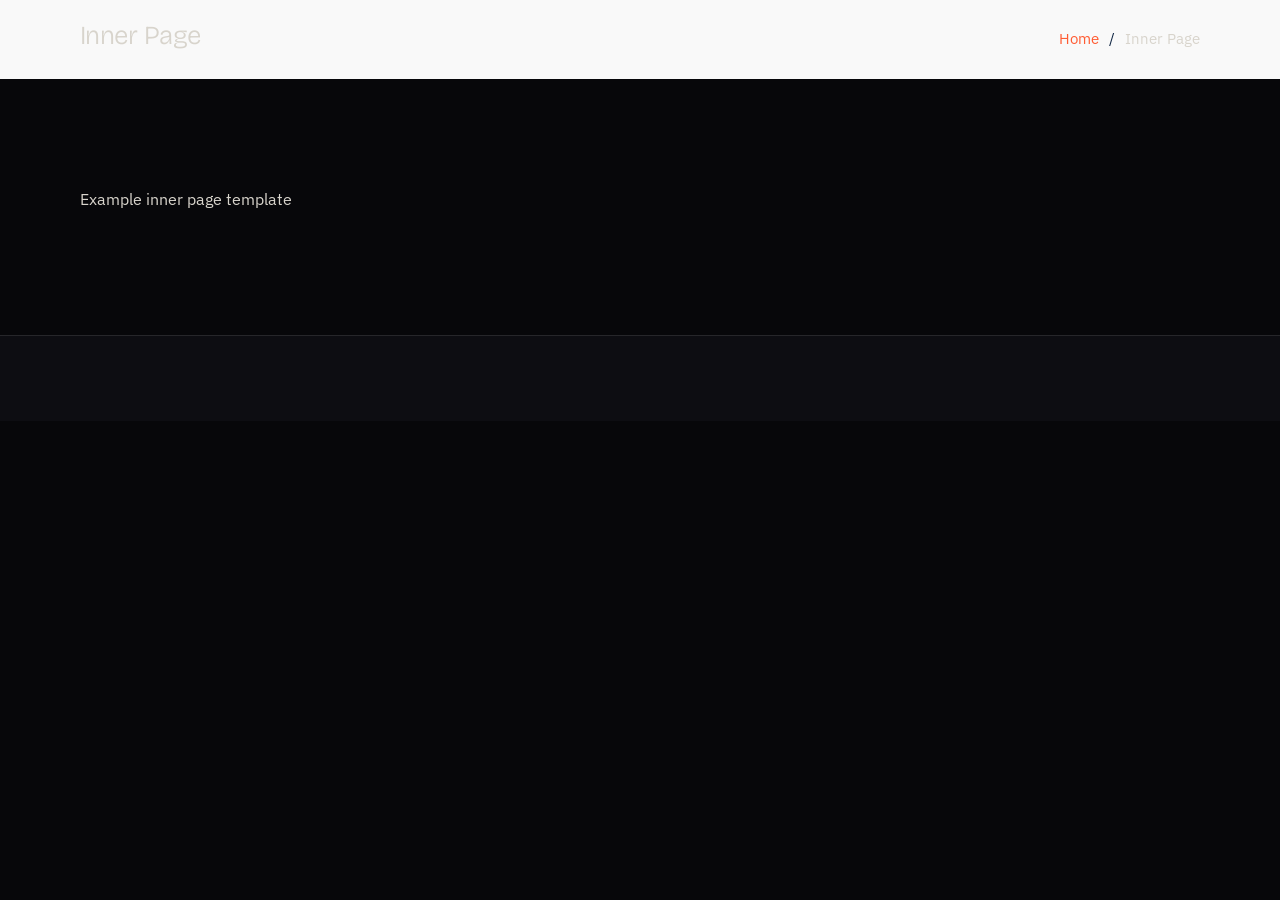
<file: classic-archive/inner-page.html>
<!DOCTYPE html>
<html lang="en">

<head>
  <meta charset="utf-8">
  <meta content="width=device-width, initial-scale=1.0" name="viewport">

  <title>Inner Page - iPortfolio Bootstrap Template</title>
  <meta content="" name="description">
  <meta content="" name="keywords">

  <!-- Favicons -->
  <link href="assets/img/favicon.png" rel="icon">
  <link href="assets/img/apple-touch-icon.png" rel="apple-touch-icon">

  <!-- Google Fonts -->
  <link rel="preconnect" href="https://fonts.googleapis.com">
  <link rel="preconnect" href="https://fonts.gstatic.com" crossorigin>
  <link href="https://fonts.googleapis.com/css2?family=Bricolage+Grotesque:opsz,wght@12..96,400..800&family=IBM+Plex+Mono:wght@400;500;600&family=IBM+Plex+Sans:ital,wght@0,300;0,400;0,500;0,600;0,700;1,400&display=swap" rel="stylesheet">

  <!-- Vendor CSS Files -->
  <link href="assets/vendor/aos/aos.css" rel="stylesheet">
  <link href="assets/vendor/bootstrap/css/bootstrap.min.css" rel="stylesheet">
  <link href="assets/vendor/bootstrap-icons/bootstrap-icons.css" rel="stylesheet">
  <link href="assets/vendor/boxicons/css/boxicons.min.css" rel="stylesheet">
  <link href="assets/vendor/glightbox/css/glightbox.min.css" rel="stylesheet">
  <link href="assets/vendor/swiper/swiper-bundle.min.css" rel="stylesheet">

  <!-- Template Main CSS File -->
  <link href="assets/css/style.css" rel="stylesheet">

  <!-- =======================================================
  * Template Name: iPortfolio
  * Updated: Nov 17 2023 with Bootstrap v5.3.2
  * Template URL: https://bootstrapmade.com/iportfolio-bootstrap-portfolio-websites-template/
  * Author: BootstrapMade.com
  * License: https://bootstrapmade.com/license/
  ======================================================== -->
</head>

<body>

  <!-- ======= Mobile nav toggle button ======= -->
  <i class="bi bi-list mobile-nav-toggle d-xl-none"></i>

  <!-- ======= Header ======= -->
  <header id="header">
    <div class="d-flex flex-column">

      <div class="profile">
        <img src="assets/img/profile-img.jpg" alt="" class="img-fluid rounded-circle">
        <h1 class="text-light"><a href="index.html">Alex Smith</a></h1>
        <div class="social-links mt-3 text-center">
          <a href="#" class="twitter"><i class="bx bxl-twitter"></i></a>
          <a href="#" class="facebook"><i class="bx bxl-facebook"></i></a>
          <a href="#" class="instagram"><i class="bx bxl-instagram"></i></a>
          <a href="#" class="linkedin"><i class="bx bxl-linkedin"></i></a>
        </div>
      </div>

      <nav id="navbar" class="nav-menu navbar">
        <ul>
          <li><a href="#hero" class="nav-link scrollto active"><i class="bx bx-home"></i> <span>Home</span></a></li>
          <li><a href="#about" class="nav-link scrollto"><i class="bx bx-user"></i> <span>About</span></a></li>
          <li><a href="#resume" class="nav-link scrollto"><i class="bx bx-file-blank"></i> <span>Resume</span></a></li>
          <li><a href="#portfolio" class="nav-link scrollto"><i class="bx bx-book-content"></i> <span>Portfolio</span></a></li>
          <!-- <li><a href="#services" class="nav-link scrollto"><i class="bx bx-server"></i> <span>Services</span></a></li> -->
          <li><a href="#contact" class="nav-link scrollto"><i class="bx bx-envelope"></i> <span>Contact</span></a></li>
        </ul>
      </nav><!-- .nav-menu -->
    </div>
  </header><!-- End Header -->

  <main id="main">

    <!-- ======= Breadcrumbs ======= -->
    <section class="breadcrumbs">
      <div class="container">

        <div class="d-flex justify-content-between align-items-center">
          <h2>Inner Page</h2>
          <ol>
            <li><a href="index.html">Home</a></li>
            <li>Inner Page</li>
          </ol>
        </div>

      </div>
    </section><!-- End Breadcrumbs -->

    <section class="inner-page">
      <div class="container">
        <p>
          Example inner page template
        </p>
      </div>
    </section>

  </main><!-- End #main -->

  <!-- ======= Footer ======= -->
  <footer id="footer">
    <div class="container">
      <!-- <div class="copyright">
        &copy; Copyright <strong><span>iPortfolio</span></strong>
      </div> -->
      <div class="credits">
        <!-- All the links in the footer should remain intact. -->
        <!-- You can delete the links only if you purchased the pro version. -->
        <!-- Licensing information: https://bootstrapmade.com/license/ -->
        <!-- Purchase the pro version with working PHP/AJAX contact form: https://bootstrapmade.com/iportfolio-bootstrap-portfolio-websites-template/ -->
        <!-- Designed by <a href="https://bootstrapmade.com/">BootstrapMade</a> -->
      </div>
    </div>
  </footer><!-- End  Footer -->

  <a href="#" class="back-to-top d-flex align-items-center justify-content-center"><i class="bi bi-arrow-up-short"></i></a>

  <!-- Vendor JS Files -->
  <script src="assets/vendor/purecounter/purecounter_vanilla.js"></script>
  <script src="assets/vendor/aos/aos.js"></script>
  <script src="assets/vendor/bootstrap/js/bootstrap.bundle.min.js"></script>
  <script src="assets/vendor/glightbox/js/glightbox.min.js"></script>
  <script src="assets/vendor/isotope-layout/isotope.pkgd.min.js"></script>
  <script src="assets/vendor/swiper/swiper-bundle.min.js"></script>
  <script src="assets/vendor/typed.js/typed.umd.js"></script>
  <script src="assets/vendor/waypoints/noframework.waypoints.js"></script>
  <script src="assets/vendor/php-email-form/validate.js"></script>

  <!-- Template Main JS File -->
  <script src="assets/js/main.js"></script>

</body>

</html>
</file>
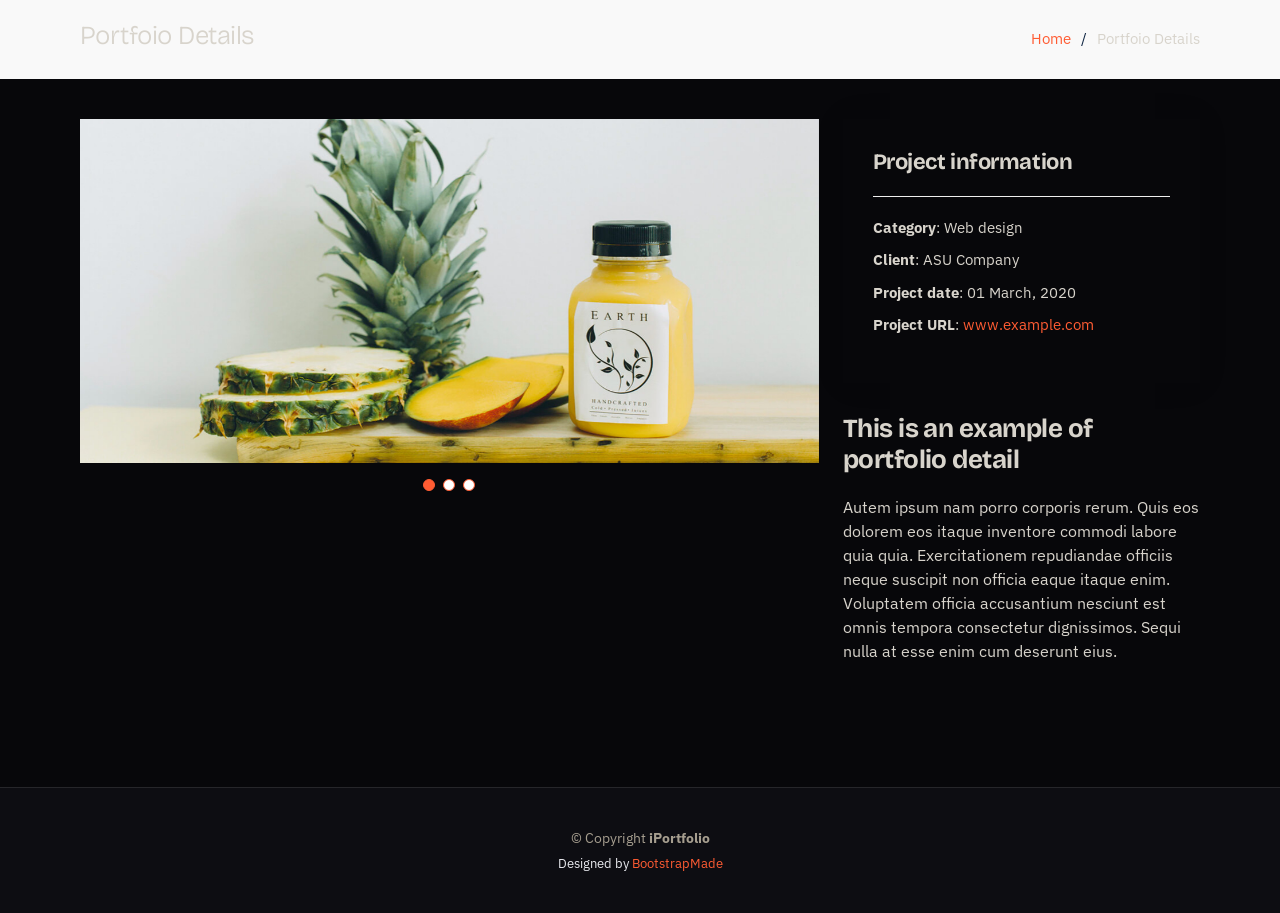
<file: classic-archive/portfolio-details.html>
<!DOCTYPE html>
<html lang="en">

<head>
  <meta charset="utf-8">
  <meta content="width=device-width, initial-scale=1.0" name="viewport">

  <title>Portfolio Details - iPortfolio Bootstrap Template</title>
  <meta content="" name="description">
  <meta content="" name="keywords">

  <!-- Favicons -->
  <link href="assets/img/favicon.png" rel="icon">
  <link href="assets/img/apple-touch-icon.png" rel="apple-touch-icon">

  <!-- Google Fonts -->
  <link rel="preconnect" href="https://fonts.googleapis.com">
  <link rel="preconnect" href="https://fonts.gstatic.com" crossorigin>
  <link href="https://fonts.googleapis.com/css2?family=Bricolage+Grotesque:opsz,wght@12..96,400..800&family=IBM+Plex+Mono:wght@400;500;600&family=IBM+Plex+Sans:ital,wght@0,300;0,400;0,500;0,600;0,700;1,400&display=swap" rel="stylesheet">

  <!-- Vendor CSS Files -->
  <link href="assets/vendor/aos/aos.css" rel="stylesheet">
  <link href="assets/vendor/bootstrap/css/bootstrap.min.css" rel="stylesheet">
  <link href="assets/vendor/bootstrap-icons/bootstrap-icons.css" rel="stylesheet">
  <link href="assets/vendor/boxicons/css/boxicons.min.css" rel="stylesheet">
  <link href="assets/vendor/glightbox/css/glightbox.min.css" rel="stylesheet">
  <link href="assets/vendor/swiper/swiper-bundle.min.css" rel="stylesheet">

  <!-- Template Main CSS File -->
  <link href="assets/css/style.css" rel="stylesheet">

  <!-- =======================================================
  * Template Name: iPortfolio
  * Updated: Nov 17 2023 with Bootstrap v5.3.2
  * Template URL: https://bootstrapmade.com/iportfolio-bootstrap-portfolio-websites-template/
  * Author: BootstrapMade.com
  * License: https://bootstrapmade.com/license/
  ======================================================== -->
</head>

<body>

  <!-- ======= Mobile nav toggle button ======= -->
  <i class="bi bi-list mobile-nav-toggle d-xl-none"></i>

  <!-- ======= Header ======= -->
  <header id="header">
    <div class="d-flex flex-column">

      <div class="profile">
        <img src="assets/img/profile-img.jpg" alt="" class="img-fluid rounded-circle">
        <h1 class="text-light"><a href="index.html">Alex Smith</a></h1>
        <div class="social-links mt-3 text-center">
          <a href="#" class="twitter"><i class="bx bxl-twitter"></i></a>
          <a href="#" class="facebook"><i class="bx bxl-facebook"></i></a>
          <a href="#" class="instagram"><i class="bx bxl-instagram"></i></a>
          <a href="#" class="google-plus"><i class="bx bxl-skype"></i></a>
          <a href="#" class="linkedin"><i class="bx bxl-linkedin"></i></a>
        </div>
      </div>

      <nav id="navbar" class="nav-menu navbar">
        <ul>
          <li><a href="#hero" class="nav-link scrollto active"><i class="bx bx-home"></i> <span>Home</span></a></li>
          <li><a href="#about" class="nav-link scrollto"><i class="bx bx-user"></i> <span>About</span></a></li>
          <li><a href="#resume" class="nav-link scrollto"><i class="bx bx-file-blank"></i> <span>Resume</span></a></li>
          <li><a href="#portfolio" class="nav-link scrollto"><i class="bx bx-book-content"></i> <span>Portfolio</span></a></li>
          <!-- <li><a href="#services" class="nav-link scrollto"><i class="bx bx-server"></i> <span>Services</span></a></li> -->
          <li><a href="#contact" class="nav-link scrollto"><i class="bx bx-envelope"></i> <span>Contact</span></a></li>
        </ul>
      </nav><!-- .nav-menu -->
    </div>
  </header><!-- End Header -->

  <main id="main">

    <!-- ======= Breadcrumbs ======= -->
    <section id="breadcrumbs" class="breadcrumbs">
      <div class="container">

        <div class="d-flex justify-content-between align-items-center">
          <h2>Portfoio Details</h2>
          <ol>
            <li><a href="index.html">Home</a></li>
            <li>Portfoio Details</li>
          </ol>
        </div>

      </div>
    </section><!-- End Breadcrumbs -->

    <!-- ======= Portfolio Details Section ======= -->
    <section id="portfolio-details" class="portfolio-details">
      <div class="container">

        <div class="row gy-4">

          <div class="col-lg-8">
            <div class="portfolio-details-slider swiper">
              <div class="swiper-wrapper align-items-center">

                <div class="swiper-slide">
                  <img src="assets/img/portfolio/portfolio-details-1.jpg" alt="">
                </div>

                <div class="swiper-slide">
                  <img src="assets/img/portfolio/portfolio-details-2.jpg" alt="">
                </div>

                <div class="swiper-slide">
                  <img src="assets/img/portfolio/portfolio-details-3.jpg" alt="">
                </div>

              </div>
              <div class="swiper-pagination"></div>
            </div>
          </div>

          <div class="col-lg-4">
            <div class="portfolio-info">
              <h3>Project information</h3>
              <ul>
                <li><strong>Category</strong>: Web design</li>
                <li><strong>Client</strong>: ASU Company</li>
                <li><strong>Project date</strong>: 01 March, 2020</li>
                <li><strong>Project URL</strong>: <a href="#">www.example.com</a></li>
              </ul>
            </div>
            <div class="portfolio-description">
              <h2>This is an example of portfolio detail</h2>
              <p>
                Autem ipsum nam porro corporis rerum. Quis eos dolorem eos itaque inventore commodi labore quia quia. Exercitationem repudiandae officiis neque suscipit non officia eaque itaque enim. Voluptatem officia accusantium nesciunt est omnis tempora consectetur dignissimos. Sequi nulla at esse enim cum deserunt eius.
              </p>
            </div>
          </div>

        </div>

      </div>
    </section><!-- End Portfolio Details Section -->

  </main><!-- End #main -->

  <!-- ======= Footer ======= -->
  <footer id="footer">
    <div class="container">
      <div class="copyright">
        &copy; Copyright <strong><span>iPortfolio</span></strong>
      </div>
      <div class="credits">
        <!-- All the links in the footer should remain intact. -->
        <!-- You can delete the links only if you purchased the pro version. -->
        <!-- Licensing information: https://bootstrapmade.com/license/ -->
        <!-- Purchase the pro version with working PHP/AJAX contact form: https://bootstrapmade.com/iportfolio-bootstrap-portfolio-websites-template/ -->
        Designed by <a href="https://bootstrapmade.com/">BootstrapMade</a>
      </div>
    </div>
  </footer><!-- End  Footer -->

  <a href="#" class="back-to-top d-flex align-items-center justify-content-center"><i class="bi bi-arrow-up-short"></i></a>

  <!-- Vendor JS Files -->
  <script src="assets/vendor/purecounter/purecounter_vanilla.js"></script>
  <script src="assets/vendor/aos/aos.js"></script>
  <script src="assets/vendor/bootstrap/js/bootstrap.bundle.min.js"></script>
  <script src="assets/vendor/glightbox/js/glightbox.min.js"></script>
  <script src="assets/vendor/isotope-layout/isotope.pkgd.min.js"></script>
  <script src="assets/vendor/swiper/swiper-bundle.min.js"></script>
  <script src="assets/vendor/typed.js/typed.umd.js"></script>
  <script src="assets/vendor/waypoints/noframework.waypoints.js"></script>
  <script src="assets/vendor/php-email-form/validate.js"></script>

  <!-- Template Main JS File -->
  <script src="assets/js/main.js"></script>

</body>

</html>
</file>
<file: styles.css>
:root {
  --bg: #0b1020;
  --card: #121a31;
  --text: #f5f7ff;
  --muted: #a8b2d1;
  --accent: #66e3ff;
  --accent-2: #6effc2;
}

* { box-sizing: border-box; }
body {
  margin: 0;
  font-family: Inter, system-ui, sans-serif;
  background: radial-gradient(circle at top right, #1b2b57, var(--bg) 30%);
  color: var(--text);
  line-height: 1.5;
}

.hero { padding: 2rem clamp(1rem, 4vw, 4rem) 4rem; }
.nav { display:flex; justify-content:space-between; align-items:center; margin-bottom:4rem; }
.logo { color:var(--accent); border:1px solid var(--accent); padding:.4rem .6rem; border-radius:.5rem; text-decoration:none; font-weight:700; }
.nav-links { display:flex; gap:1rem; }
.nav-links a { color:var(--muted); text-decoration:none; }
.nav-links a:hover { color:var(--accent); }

.hero-content { max-width: 780px; }
.eyebrow { color: var(--accent-2); font-weight: 600; }
h1 { font-size: clamp(2rem, 6vw, 4.2rem); margin: .4rem 0; }
.subtitle { color: var(--muted); max-width: 65ch; }

.cta-group { display:flex; flex-wrap:wrap; gap:.75rem; margin-top:1.5rem; }
.btn {
  padding:.65rem 1rem; border-radius:.6rem; border:1px solid #2f3e6e;
  color:var(--text); text-decoration:none; background:transparent;
}
.btn.primary { background: linear-gradient(120deg, var(--accent), var(--accent-2)); color:#061022; border:none; font-weight:700; }

.section { padding: 0 clamp(1rem, 4vw, 4rem) 3rem; }
.section h2 { margin-bottom: 1rem; font-size: 1.8rem; }
.section-head { display:flex; gap:1rem; justify-content:space-between; align-items:center; flex-wrap:wrap; }

.timeline, .grid { display:grid; gap:1rem; }
.card, .project {
  background: color-mix(in oklab, var(--card), black 10%);
  border:1px solid #27355e; border-radius:.9rem; padding: 1rem;
}
.card-header {
  width:100%; display:flex; justify-content:space-between; align-items:center;
  border:none; background:none; color:var(--text); text-align:left; cursor:pointer;
  padding:0;
}
.card-header h3 { margin:0; }
.card-header p { margin:.2rem 0 0; color:var(--muted); }
.plus { font-size:1.4rem; color:var(--accent); }
.card-body { max-height:0; overflow:hidden; transition:max-height .3s ease; margin:0; padding-left:1.2rem; }
.card.open .card-body { max-height:400px; margin-top:.6rem; }
.card.open .plus { transform: rotate(45deg); display:inline-block; }

.filters { display:flex; gap:.5rem; flex-wrap:wrap; }
.chip {
  border:1px solid #324274; background:transparent; color:var(--muted); padding:.35rem .7rem;
  border-radius:999px; cursor:pointer;
}
.chip.active, .chip:hover { color:var(--text); border-color:var(--accent); }

.project a { color: var(--accent); text-decoration:none; font-weight:600; }
.project p { color: var(--muted); }

.skill-list { display:flex; flex-wrap:wrap; gap:.55rem; }
.skill-list span {
  background:#0e1529; border:1px solid #2a3761; color:#dbe3ff; padding:.35rem .65rem; border-radius:.45rem;
}

footer { padding: 2rem 1rem 3rem; text-align:center; color: var(--muted); }

@media (max-width: 640px) {
  .nav { flex-direction:column; gap:.8rem; }
  .nav-links { flex-wrap:wrap; justify-content:center; }
}
</file>
<file: fortnite/styles.css>
/* Palette notes:
   - ocean/grass sampled directly from the Reload map texture (#103a8c, #267215/#318218)
   - rarity colors are the standard Fortnite set used by fortnite-api and tracker sites
   - UI chrome follows Fortnite's flat dark-navy menus with bright yellow CTAs
   - no gradient blends anywhere: flat fills, hard offset shadows, clip-path angles */
:root {
  --ocean: #103a8c;
  --ocean-deep: #0d2f73;
  --ink: #101423;
  --panel: #191e2e;
  --panel-2: #232a3f;
  --line: #3a4258;
  --text: #ffffff;
  --muted: #a8b0c4;
  --yellow: #fff200;
  --gold: #fbd444;
  --gold-deep: #b8860b;
  --mythic: #fbd444;
  --legendary: #ea8d23;
  --epic: #c359ff;
  --rare: #41bfff;
  --uncommon: #87e339;
  --common: #b1b1b1;
  --storm: #b04df9;
}

* { box-sizing: border-box; }
[hidden] { display: none !important; }
html, body { height: 100%; }
body {
  margin: 0;
  font-family: Inter, system-ui, sans-serif;
  background: var(--ink);
  color: var(--text);
  overflow: hidden;
}

.lobby-title, .play-btn span, .poi-label, .panel-head h2,
.victory-title, .victory-hash, .rarity-pill, .lobby-eyebrow,
.spot-name, .chest-btn span, .aisle-name {
  font-family: Anton, Inter, sans-serif;
  letter-spacing: 0.04em;
}

.ico { width: 1.05em; height: 1.05em; vertical-align: -0.18em; }

/* AH banner emblem — the site logo, reused across screens */
.brand-emblem { display: block; width: 56px; height: 56px; }
.boot-brand { width: 88px; height: 88px; }
.load-brand { width: 58px; height: 58px; margin-bottom: .5rem; }
.lobby-brand { position: absolute; top: 1rem; left: 1.1rem; z-index: 3; width: 74px; height: 74px; }
.hud-brand {
  position: absolute; top: .8rem; left: .9rem; z-index: 20; display: block;
  transition: transform .12s ease;
}
.hud-brand .brand-emblem { width: 54px; height: 54px; }
.hud-brand:hover { transform: translateY(-2px) scale(1.04); }
.hud-brand:focus-visible { outline: 3px solid var(--yellow); outline-offset: 3px; }

/* ============ BOOT: CONNECTING ============ */
.boot {
  position: fixed; inset: 0; z-index: 80;
  display: grid; place-items: center; align-content: center; gap: 1.2rem;
  background: var(--ink);
  transition: opacity .45s ease;
}
.boot.leaving { opacity: 0; pointer-events: none; }
.boot-spinner {
  width: 54px; height: 54px; border-radius: 50%;
  border: 5px solid rgba(255,255,255,.18);
  border-top-color: #ffffff;
  animation: boot-spin .9s linear infinite;
}
@keyframes boot-spin { to { transform: rotate(360deg); } }
.boot-text {
  margin: 0; color: #ffffff; font-weight: 800; letter-spacing: .3em; font-size: .95rem;
}
.dots i { font-style: normal; animation: dot-blink 1.2s infinite; }
.dots i:nth-child(2) { animation-delay: .2s; }
.dots i:nth-child(3) { animation-delay: .4s; }
@keyframes dot-blink { 0%, 60%, 100% { opacity: .2; } 30% { opacity: 1; } }

/* ============ LOADING SCREEN ============ */
.loadscreen {
  position: fixed; inset: 0; z-index: 70;
  background: var(--ocean);
  overflow: hidden;
  transition: opacity .45s ease;
  cursor: pointer;
}
.loadscreen.leaving { opacity: 0; pointer-events: none; }
.load-bg {
  position: absolute; inset: 0; width: 100%; height: 100%;
  object-fit: cover;
  animation: load-pan 24s ease-in-out infinite alternate;
}
@keyframes load-pan {
  from { transform: scale(1.25) translate(2%, -2%); }
  to { transform: scale(1.25) translate(-2%, 2%); }
}
.load-left {
  position: absolute; top: 0; bottom: 0; left: 0;
  width: min(560px, 92vw);
  background: rgba(10, 14, 25, .74);
  padding: clamp(1.4rem, 4vh, 3rem) clamp(1.4rem, 4vw, 3rem);
  display: flex; flex-direction: column;
}
.load-eyebrow { margin: 0; color: #ffffff; opacity: .85; font-weight: 700; font-size: .95rem; }
.load-title {
  margin: .1rem 0 0;
  font-family: Anton, Inter, sans-serif;
  font-size: clamp(1.9rem, 5vw, 2.8rem);
  color: #ffffff; letter-spacing: .02em;
}
.load-rules { list-style: none; margin: auto 0; padding: 0; display: grid; gap: clamp(1.2rem, 4vh, 2.4rem); }
.load-rules li { display: flex; gap: 1.1rem; align-items: flex-start; }
.rule-dot {
  flex: 0 0 auto; width: 26px; height: 26px; margin-top: .2rem; border-radius: 50%;
  background: #ffffff;
  border: 4px solid rgba(0,0,0,.55);
  box-shadow: 0 0 0 2px rgba(255,255,255,.25);
}
.load-rules h3 { margin: 0; color: #ffffff; font-size: 1.15rem; font-weight: 800; }
.load-rules p { margin: .3rem 0 0; color: #dfe5f2; font-size: .92rem; line-height: 1.45; }
.load-status {
  margin: auto 0 0; color: #ffffff; font-weight: 800; letter-spacing: .22em; font-size: .95rem;
}
.load-tip {
  position: absolute; right: 0; bottom: 0;
  width: min(640px, 100vw);
  background: #3c4a9c;
  color: #ffffff; font-weight: 700; font-size: .92rem;
  padding: .85rem 1.4rem;
}

/* ============ LOBBY ============ */
.lobby {
  position: fixed; inset: 0; z-index: 60;
  display: grid; place-items: center;
  overflow: hidden;
  transition: opacity .5s ease, transform .5s ease;
}
.lobby.leaving { opacity: 0; transform: scale(1.06); pointer-events: none; }
/* island vista backdrop when the map loaded; flat ocean blue + slashes otherwise */
.lobby-sky { position: absolute; inset: 0; background: var(--ocean); }
.lobby-bg {
  position: absolute; inset: 0; width: 100%; height: 100%;
  object-fit: cover;
  animation: load-pan 30s ease-in-out infinite alternate;
}
.lobby-veil { position: absolute; inset: 0; background: rgba(10, 14, 25, .45); }
.slash { position: absolute; top: -20%; bottom: -20%; background: var(--ocean-deep); transform: rotate(24deg); }
.slash-1 { left: -6%; width: 34%; }
.slash-2 { right: -14%; width: 22%; }
.lobby-bg:not([hidden]) ~ .slash { display: none; }

.lobby-content { position: relative; text-align: center; padding: 1rem; }
.title-line { display: inline-block; animation: fn-slam .5s cubic-bezier(.2, 1.5, .4, 1) backwards; }
.lobby-title .title-line:last-child { animation-delay: .12s; }
@keyframes fn-slam {
  from { transform: scale(2.2); opacity: 0; }
  70% { transform: scale(.94); opacity: 1; }
  to { transform: scale(1); }
}
.lobby-eyebrow { color: var(--yellow); font-size: clamp(.95rem, 2vw, 1.2rem); margin: 0 0 .4rem; letter-spacing: .1em; }
.lobby-title {
  font-size: clamp(3.4rem, 12vw, 8rem);
  line-height: .92; margin: 0;
  transform: skewX(-6deg);
  color: #ffffff;
  text-shadow: 5px 5px 0 var(--ink);
}
.lobby-sub { color: #ffffff; font-weight: 700; margin: 1rem 0 2rem; font-size: clamp(.75rem, 2vw, 1rem); letter-spacing: .12em; }

.play-btn {
  cursor: pointer; border: none;
  background: var(--yellow);
  color: #1c1500;
  padding: 1rem 3.4rem;
  clip-path: polygon(6% 0, 100% 0, 94% 100%, 0 100%);
  box-shadow: 6px 6px 0 var(--ink);
  transition: transform .12s ease, box-shadow .12s ease;
}
.play-btn span { font-size: clamp(1.6rem, 4vw, 2.4rem); transform: skewX(-6deg); display: inline-block; }
.play-btn:hover { transform: translate(2px, 2px); box-shadow: 4px 4px 0 var(--ink); }
.play-btn:active { transform: translate(6px, 6px); box-shadow: 0 0 0 var(--ink); }
.play-btn:focus-visible, .lobby-classic:focus-visible, .slot:focus-visible,
.panel-close:focus-visible, .panel-btn:focus-visible, .chest-btn:focus-visible,
.spot:focus-visible, .victory-close:focus-visible {
  outline: 3px solid var(--yellow); outline-offset: 3px;
}

.lobby-classic {
  display: block; margin-top: 1.4rem; color: #ffffff; opacity: .9;
  font-weight: 600; text-decoration: underline; text-underline-offset: 3px;
}
.lobby-tip {
  position: absolute; bottom: 1.2rem; left: 0; right: 0;
  text-align: center; color: #ffffff; opacity: .8; font-size: .85rem; font-weight: 600;
  padding: 0 1rem;
}

/* ============ GAME SHELL ============ */
/* letterbox color = the map's own ocean, so the square map sits seamlessly */
.game { position: fixed; inset: 0; background: var(--ocean); }

.real-stage {
  position: absolute; inset: 0;
  display: grid; place-items: center;
}
.map-box {
  position: relative;
  height: 100vh; width: 100vh;
  max-width: 100vw; max-height: 100vw;
  transform-origin: 0 0;
  will-change: transform;
}

/* ---- drop-in sequence states ---- */
.game.dropping .hud-top, .game.dropping .hud-right,
.game.dropping .hud-vitals, .game.dropping .hotbar,
.game.dropping .fan-note { opacity: 0; }
.hud-top, .hud-right, .hud-vitals, .hotbar, .fan-note { transition: opacity .5s ease; }

.game.dropping .spot { opacity: 0; pointer-events: none; }
.game.live .spot { animation: spot-pop .35s cubic-bezier(.2, 1.5, .4, 1) backwards; animation-delay: var(--d, 0s); }
@keyframes spot-pop {
  from { transform: translate(-50%, -50%) scale(2); opacity: 0; }
  70% { transform: translate(-50%, -50%) scale(.92); opacity: 1; }
  to { transform: translate(-50%, -50%) scale(1); }
}

.diver-umbrella { opacity: 0; }
#diver.gliding .diver-umbrella { opacity: 1; }
#landPulse, #landPulse2 {
  fill: none; stroke: var(--yellow); stroke-width: 10; opacity: 0;
}
#landPulse.landed { animation: land-ring 1s ease-out 2; }
#landPulse.landed + #landPulse2 { animation: land-ring 1s ease-out .25s 2; }
@keyframes land-ring {
  from { opacity: .9; transform: scale(.4); transform-origin: 53% 55%; transform-box: view-box; }
  to { opacity: 0; transform: scale(2.4); transform-origin: 53% 55%; transform-box: view-box; }
}
.map-box img {
  width: 100%; height: 100%; display: block;
  user-select: none; -webkit-user-drag: none;
}
.map-overlay {
  position: absolute; inset: 0; width: 100%; height: 100%;
  pointer-events: none;
}
.map-grid path { stroke: #ffffff; stroke-opacity: .14; stroke-width: 3; fill: none; }
.map-grid-text text {
  font-family: Inter, sans-serif; font-weight: 800; font-size: 72px;
  fill: #ffffff; fill-opacity: .5; text-anchor: middle;
}
.storm-line { fill: none; stroke: var(--storm); stroke-width: 14; opacity: .9; }
#stormCircle.storm-line { stroke-width: 10; }

/* POI hotspots on the real map */
.spot {
  position: absolute; left: var(--x); top: var(--y);
  transform: translate(-50%, -50%);
  display: grid; justify-items: center; gap: .1rem;
  background: none; border: none; cursor: pointer; padding: .4rem;
  color: #fff;
}
.spot-ring {
  width: 20px; height: 20px; border-radius: 50%;
  background: var(--yellow);
  border: 4px solid var(--ink);
  box-shadow: 0 0 0 3px rgba(255, 255, 255, .85);
}
.spot-name {
  font-size: clamp(15px, 2.1vh, 24px);
  color: #ffffff;
  letter-spacing: .05em;
  text-shadow: 2px 2px 0 var(--ink), -1px -1px 0 var(--ink), 1px -1px 0 var(--ink), -1px 1px 0 var(--ink);
  white-space: nowrap;
}
.spot-tag {
  font-family: Inter, sans-serif; font-weight: 800;
  font-size: clamp(9px, 1.2vh, 13px); letter-spacing: .3em; color: var(--yellow);
  text-shadow: 1px 1px 0 var(--ink), -1px -1px 0 var(--ink), 1px -1px 0 var(--ink), -1px 1px 0 var(--ink);
  white-space: nowrap;
}
.spot:hover .spot-ring, .spot:focus-visible .spot-ring { background: #fff; box-shadow: 0 0 0 3px var(--yellow); }
.spot:hover .spot-name { color: var(--yellow); }
.spot.visited .spot-ring { background: var(--uncommon); }
.spot.visited .spot-name { color: var(--gold); }

/* offshore island exit marker */
.spot-exit { text-decoration: none; }
.spot-exit .spot-ring { background: var(--rare); }
.spot-exit:hover .spot-ring, .spot-exit:focus-visible .spot-ring { background: #fff; box-shadow: 0 0 0 3px var(--rare); }
.spot-exit .spot-tag { color: var(--rare); }
/* on square/narrow screens the offshore island sits under the minimap — keep the
   ring but drop its label so the two don't collide */
@media (max-aspect-ratio: 7 / 5) {
  .spot-exit .spot-name, .spot-exit .spot-tag { display: none; }
}

/* fallback map mode */
.map-wrap { position: absolute; inset: 0; }
#mapSvg { width: 100%; height: 100%; display: block; }

/* ============ HUD ============ */
.hud-top {
  position: absolute; top: .8rem; left: 50%; transform: translateX(-50%);
  z-index: 20; pointer-events: none;
}
.compass {
  width: min(420px, 60vw); overflow: hidden;
  border: 2px solid rgba(255,255,255,.35); border-radius: 3px;
  background: rgba(16, 20, 35, .72);
}
.compass-strip {
  display: flex; gap: 1.6rem; padding: .3rem 0; width: max-content;
  font-weight: 800; font-size: .8rem; letter-spacing: .15em; color: #ffffff;
  animation: compass 24s linear infinite;
}
@keyframes compass { to { transform: translateX(-50%); } }

.hud-right {
  position: absolute; top: .8rem; right: .8rem; z-index: 20;
  display: flex; flex-direction: column; gap: .5rem; align-items: flex-end;
}
.minimap {
  position: relative;
  width: clamp(110px, 14vw, 180px); aspect-ratio: 1;
  border: 2px solid rgba(255,255,255,.4); border-radius: 3px; overflow: hidden;
  background: var(--ocean);
}
.minimap img, .minimap svg { position: absolute; inset: 0; width: 100%; height: 100%; display: block; object-fit: cover; }
.mini-overlay { pointer-events: none; }
#miniStorm { fill: none; stroke: var(--storm); stroke-width: 3; opacity: .95; }

.hud-stats { display: flex; flex-direction: column; gap: .3rem; align-items: flex-end; }
.hud-stat {
  background: rgba(16, 20, 35, .78); border: 1px solid rgba(255,255,255,.22);
  padding: .25rem .6rem; border-radius: 3px; font-size: .75rem; font-weight: 700; color: #ffffff;
}
.hud-stat .ico { margin-right: .25rem; color: var(--yellow); }

.hud-vitals {
  position: absolute; left: .9rem; bottom: .9rem; z-index: 20;
  display: flex; flex-direction: column; gap: .35rem; width: min(300px, 42vw);
}
.bar {
  position: relative; height: 18px; border-radius: 3px; overflow: hidden;
  background: rgba(16,20,35,.78); border: 1px solid rgba(255,255,255,.25);
}
.bar-fill { position: absolute; inset: 0; }
.bar.shield .bar-fill { background: #35b6ff; }
.bar.health .bar-fill { background: #60d660; }
.bar span {
  position: absolute; inset: 0; display: grid; place-items: center;
  font-size: .72rem; font-weight: 800; color: #06280f; letter-spacing: .06em;
}
.bar.shield span { color: #032c47; }

.hotbar {
  position: absolute; right: .9rem; bottom: .9rem; z-index: 20;
  display: flex; gap: .45rem;
}
.slot {
  width: clamp(52px, 7vw, 64px); aspect-ratio: 1;
  display: grid; place-items: center; align-content: center; gap: .2rem;
  background: rgba(16,20,35,.78); border: 2px solid rgba(255,255,255,.28); border-radius: 3px;
  text-decoration: none; color: #ffffff;
  transition: transform .12s ease, border-color .12s ease, background .12s ease;
}
.slot .ico { width: 1.3rem; height: 1.3rem; }
.slot em { font-style: normal; font-size: .55rem; font-weight: 800; letter-spacing: .08em; text-transform: uppercase; }
.slot:hover { transform: translateY(-4px); border-color: var(--yellow); background: rgba(35,42,63,.92); }

/* fan-content note */
.fan-note {
  position: absolute; bottom: .15rem; left: 50%; transform: translateX(-50%);
  z-index: 20; margin: 0; padding: 0 1rem;
  max-width: 92vw; text-align: center;
  font-size: .58rem; font-weight: 600; color: rgba(255, 255, 255, .55);
  pointer-events: auto;
}
.fan-note a { color: rgba(255, 255, 255, .7); }

/* ============ FALLBACK MAP POIs ============ */
.poi { cursor: pointer; outline: none; }
.poi-hit {
  fill: #ffffff; fill-opacity: 0; stroke: #ffffff; stroke-opacity: 0;
  stroke-width: 4; stroke-dasharray: 14 10;
  transition: fill-opacity .15s ease, stroke-opacity .15s ease;
}
.poi:hover .poi-hit, .poi:focus-visible .poi-hit { fill-opacity: .12; stroke-opacity: .85; animation: spin-dash 12s linear infinite; }
@keyframes spin-dash { to { stroke-dashoffset: -240; } }

.poi.visited .poi-hit { stroke: var(--gold); stroke-opacity: .5; }
.poi.visited .poi-label { fill: var(--gold); }

.poi-label {
  font-family: Anton, Inter, sans-serif;
  font-size: 30px; fill: #ffffff; text-anchor: middle;
  paint-order: stroke; stroke: #101423; stroke-width: 7px; stroke-linejoin: round;
  letter-spacing: .05em;
}
.poi-tag {
  font-family: Inter, sans-serif; font-weight: 800;
  font-size: 15px; fill: var(--yellow); text-anchor: middle; letter-spacing: .28em;
  paint-order: stroke; stroke: #101423; stroke-width: 4px; stroke-linejoin: round;
}
.poi:hover .poi-label { fill: var(--yellow); }

.storm { pointer-events: none; }

/* ============ PANELS ============ */
.panel-backdrop {
  position: fixed; inset: 0; z-index: 30;
  background: rgba(6, 9, 18, .7);
}
.panel {
  position: fixed; z-index: 40;
  top: 50%; left: 50%; transform: translate(-50%, -50%);
  width: min(860px, calc(100vw - 1.6rem));
  max-height: min(84vh, 900px);
  display: flex; flex-direction: column;
  background: var(--panel);
  border: 2px solid var(--line);
  clip-path: polygon(0 0, calc(100% - 22px) 0, 100% 22px, 100% 100%, 22px 100%, 0 calc(100% - 22px));
  box-shadow: 10px 10px 0 rgba(6, 9, 18, .55);
  animation: panel-in .28s cubic-bezier(.2, 1.4, .4, 1);
}
@keyframes panel-in {
  from { transform: translate(-50%, -46%) scale(.92); opacity: 0; }
  to { transform: translate(-50%, -50%) scale(1); opacity: 1; }
}

.panel-head {
  display: flex; justify-content: space-between; align-items: flex-start;
  padding: 1.1rem 1.3rem .9rem;
  background: var(--panel-2);
  border-bottom: 3px solid var(--yellow);
}
.panel-head h2 { margin: 0; font-size: clamp(1.5rem, 4vw, 2.2rem); transform: skewX(-4deg); text-shadow: 3px 3px 0 var(--ink); }
.panel-head p { margin: .2rem 0 0; color: var(--yellow); font-weight: 800; font-size: .72rem; letter-spacing: .3em; }
.panel-close {
  border: 2px solid rgba(255,255,255,.3); background: rgba(16,20,35,.6); color: var(--text);
  width: 38px; height: 38px; border-radius: 3px; cursor: pointer;
  display: grid; place-items: center;
  transition: border-color .12s ease, color .12s ease;
}
.panel-close .ico { width: 1.1rem; height: 1.1rem; }
.panel-close:hover { border-color: var(--yellow); color: var(--yellow); }

.panel-body { padding: 1.1rem 1.3rem 1.4rem; overflow-y: auto; display: grid; gap: 1rem; }

/* ---- Fortnite-style text animations, retriggered on every panel open ---- */
.panel.animate .panel-head h2 { animation: fn-slam .45s cubic-bezier(.2, 1.5, .4, 1) backwards; }
.panel.animate .panel-head p { animation: fn-wipe .55s ease-out .15s backwards; }
@keyframes fn-wipe {
  from { clip-path: inset(0 100% 0 0); }
  to { clip-path: inset(0 0 0 0); }
}
.panel.animate .quest, .panel.animate .loot, .panel.animate .aisle,
.panel.animate .about-card, .panel.animate .chest-zone {
  animation: fn-rise .4s cubic-bezier(.2, 1.3, .4, 1) backwards;
}
.panel.animate > .panel-body > *:nth-child(2) { animation-delay: .08s; }
.panel.animate > .panel-body > *:nth-child(3) { animation-delay: .16s; }
.panel.animate > .panel-body > *:nth-child(4) { animation-delay: .24s; }
.panel.animate > .panel-body > *:nth-child(5) { animation-delay: .32s; }
@keyframes fn-rise {
  from { transform: translateY(18px) scale(.97); opacity: 0; }
  to { transform: translateY(0) scale(1); opacity: 1; }
}

/* quests (experience/education) */
.quest {
  padding: 1rem 1.1rem;
  background: var(--panel-2);
  border: 2px solid; border-radius: 2px;
}
.quest.mythic { border-color: var(--mythic); }
.quest.legendary { border-color: var(--legendary); }
.quest.epic { border-color: var(--epic); }
.quest.rare { border-color: var(--rare); }
.quest.uncommon { border-color: var(--uncommon); }

.quest-top { display: flex; justify-content: space-between; align-items: center; gap: .8rem; flex-wrap: wrap; }
.quest h3 { margin: 0; font-size: 1.05rem; }
.quest-meta { color: var(--muted); margin: .25rem 0 .6rem; font-size: .85rem; }
.quest-list { list-style: none; margin: 0; padding: 0; display: grid; gap: .5rem; }
.quest-list li { display: block; font-size: .92rem; line-height: 1.45; }
.quest-list .check { color: var(--uncommon); margin-right: .35rem; }
.xp { color: var(--gold); font-weight: 800; white-space: nowrap; margin-left: .3rem; }

.rarity-pill {
  font-size: .68rem; letter-spacing: .16em; padding: .28rem .6rem;
  clip-path: polygon(8% 0, 100% 0, 92% 100%, 0 100%);
  color: #1c1500; background: var(--gold);
}
.quest.mythic .rarity-pill { background: var(--mythic); color: #3a2b00; }
.quest.legendary .rarity-pill, .loot.legendary .rarity-pill { background: var(--legendary); color: #2b1300; }
.quest.epic .rarity-pill, .loot.epic .rarity-pill { background: var(--epic); color: #2a0842; }
.quest.rare .rarity-pill, .loot.rare .rarity-pill { background: var(--rare); color: #04263f; }
.quest.uncommon .rarity-pill { background: var(--uncommon); color: #143001; }

.xp-bar {
  position: relative; height: 22px; border-radius: 2px; overflow: hidden; margin-top: .8rem;
  background: rgba(255,255,255,.08); border: 1px solid rgba(255,255,255,.2);
}
.xp-fill { position: absolute; inset: 0; background: var(--gold); }
.xp-bar span {
  position: absolute; inset: 0; display: grid; place-items: center;
  font-size: .68rem; font-weight: 800; letter-spacing: .18em; color: #1c1500;
}

/* loot (projects) */
.loot-grid { grid-template-columns: repeat(auto-fit, minmax(230px, 1fr)); align-items: stretch; }
.loot {
  display: flex; flex-direction: column; gap: .5rem;
  padding: 1rem 1.1rem;
  background: var(--panel-2);
  border: 2px solid; border-radius: 2px;
  transition: transform .15s ease;
}
.loot:hover { transform: translateY(-4px); }
.loot.legendary { border-color: var(--legendary); box-shadow: 5px 5px 0 rgba(234, 141, 35, .3); }
.loot.epic { border-color: var(--epic); box-shadow: 5px 5px 0 rgba(195, 89, 255, .25); }
.loot.rare { border-color: var(--rare); box-shadow: 5px 5px 0 rgba(65, 191, 255, .25); }
.loot .rarity-pill { align-self: flex-start; }
.loot h3 { margin: .1rem 0 0; font-size: 1.02rem; }
.loot p { margin: 0; color: var(--muted); font-size: .88rem; }
.loot-stack { font-size: .74rem !important; font-weight: 700; letter-spacing: .04em; color: #dfe5f2 !important; }
.loot .panel-btn { margin-top: auto; }
.loot .panel-btn + .panel-btn { margin-top: .45rem; }

.panel-btn {
  display: inline-flex; align-items: center; justify-content: center; gap: .45rem;
  text-align: center; text-decoration: none; cursor: pointer;
  font-weight: 800; font-size: .82rem; letter-spacing: .08em;
  color: var(--text); padding: .6rem .9rem; border-radius: 2px;
  background: rgba(255,255,255,.07); border: 2px solid rgba(255,255,255,.3);
  transition: border-color .12s ease, background .12s ease;
}
.panel-btn:hover { border-color: var(--yellow); background: rgba(255,255,255,.12); }
.panel-btn.gold { background: var(--yellow); color: #1c1500; border-color: var(--gold-deep); box-shadow: 3px 3px 0 rgba(6,9,18,.5); }
.panel-btn.gold:hover { background: #fff75e; }

/* inventory aisles (skills) */
.aisle { display: grid; gap: .5rem; }
.aisle-name { margin: 0; font-size: 1rem; letter-spacing: .08em; transform: skewX(-4deg); }
.legendary-t { color: var(--legendary); }
.epic-t { color: var(--epic); }
.rare-t { color: var(--rare); }
.uncommon-t { color: var(--uncommon); }

.inv-grid { display: flex; flex-wrap: wrap; gap: .55rem; }
.inv {
  padding: .5rem .85rem; border-radius: 2px; font-weight: 700; font-size: .88rem;
  border: 2px solid; background: var(--panel-2);
  transition: transform .12s ease;
}
.inv:hover { transform: translateY(-3px); }
.inv.legendary { border-color: var(--legendary); color: #ffc994; }
.inv.epic { border-color: var(--epic); color: #e5bcff; }
.inv.rare { border-color: var(--rare); color: #b9e4ff; }
.inv.uncommon { border-color: var(--uncommon); color: #d0f5ac; }
.inv.common { border-color: var(--common); color: #e3e3e3; }
.inv-note { color: var(--muted); font-size: .8rem; margin: .4rem 0 0; }

/* chest (contact) */
.chest-zone { display: grid; place-items: center; padding: .4rem 0 .5rem; }
.chest-btn {
  display: grid; place-items: center; gap: .2rem;
  background: none; border: none; cursor: pointer; color: var(--gold);
  font-size: 1rem; letter-spacing: .2em;
  animation: chest-bob 2.2s ease-in-out infinite;
  transition: transform .15s ease;
}
.chest-btn:hover:not(.open) { transform: scale(1.05); }
.chest-btn.open { animation: none; cursor: default; }
@keyframes chest-bob { 0%, 100% { translate: 0 0; } 50% { translate: 0 -8px; } }

/* golden aura: stacked flat circles, no gradients */
.chest-aura { position: absolute; inset: 0; display: grid; place-items: center; pointer-events: none; }
.chest-aura i {
  position: absolute; border-radius: 50%;
  background: #fbd444;
  animation: aura-pulse 2.4s ease-in-out infinite;
}
.chest-aura i:nth-child(1) { width: 210px; height: 150px; opacity: .07; }
.chest-aura i:nth-child(2) { width: 160px; height: 115px; opacity: .1; animation-delay: .3s; }
.chest-aura i:nth-child(3) { width: 115px; height: 82px; opacity: .13; animation-delay: .6s; }
@keyframes aura-pulse { 0%, 100% { transform: scale(1); } 50% { transform: scale(1.12); } }
.chest-btn.open .chest-aura { display: none; }

.chest-idle-sparks rect { animation: spark-rise 2.6s linear infinite; }
.chest-idle-sparks rect:nth-child(2) { animation-delay: .9s; }
.chest-idle-sparks rect:nth-child(3) { animation-delay: 1.7s; }
.chest-btn.open .chest-idle-sparks { display: none; }

/* hold-to-search prompt */
.chest-prompt {
  display: inline-flex; align-items: center; gap: .55rem;
  color: #ffffff; font-family: Inter, sans-serif;
  font-weight: 800; font-size: .82rem; letter-spacing: .18em;
}
.hold-ring { width: 34px; height: 34px; transform: rotate(-90deg); }
.ring-bg { fill: rgba(16,20,35,.65); stroke: rgba(255,255,255,.3); stroke-width: 4; }
.ring-fill {
  fill: none; stroke: var(--yellow); stroke-width: 4; stroke-linecap: butt;
  stroke-dasharray: 100.5; stroke-dashoffset: 100.5;
}
.key-badge {
  font-style: normal; display: grid; place-items: center;
  width: 26px; height: 26px; border-radius: 4px;
  background: #ffffff; color: #101423; font-weight: 800; font-size: .85rem;
  box-shadow: 2px 2px 0 rgba(6,9,18,.6);
}
.chest-btn.open .chest-prompt { visibility: hidden; }

.chest-lid-g {
  transform-box: view-box;
  transform-origin: 30px 96px;
  transition: transform .5s cubic-bezier(.2, 1.4, .4, 1);
}
.chest-btn.open .chest-lid-g { transform: rotate(-98deg); }

.chest-beam {
  opacity: 0;
  transform-box: view-box;
  transform-origin: 100px 96px;
  transform: scaleY(.2);
  transition: opacity .4s ease .15s, transform .45s cubic-bezier(.2, 1.3, .4, 1) .15s;
}
.chest-btn.open .chest-beam { opacity: 1; transform: scaleY(1); }

.chest-sparks rect { opacity: 0; }
.chest-btn.open .chest-sparks rect { animation: spark-rise 1.6s linear infinite; }
.chest-btn.open .chest-sparks rect:nth-child(2) { animation-delay: .3s; }
.chest-btn.open .chest-sparks rect:nth-child(3) { animation-delay: .6s; }
.chest-btn.open .chest-sparks rect:nth-child(4) { animation-delay: .9s; }
.chest-btn.open .chest-sparks rect:nth-child(5) { animation-delay: 1.2s; }
@keyframes spark-rise {
  0% { opacity: 0; transform: translateY(26px); }
  25% { opacity: 1; }
  100% { opacity: 0; transform: translateY(-52px); }
}

.chest-loot { display: grid; gap: .6rem; justify-items: stretch; width: min(420px, 100%); animation: loot-pop .35s cubic-bezier(.2, 1.4, .4, 1); }
@keyframes loot-pop {
  from { transform: scale(.88); opacity: 0; }
  to { transform: scale(1); opacity: 1; }
}
.chest-loot .panel-btn { font-size: .92rem; }
.chest-note { text-align: center; color: var(--muted); font-size: .8rem; margin: .2rem 0 0; }

/* about */
.about-card { display: flex; gap: 1.1rem; align-items: flex-start; flex-wrap: wrap; }
.about-card .about-avatar {
  position: relative; overflow: hidden;
  flex: 0 0 112px; width: 112px; height: 112px; border-radius: 3px;
  display: grid; place-items: center;
  font-family: Anton, Inter, sans-serif; font-size: 2.2rem;
  background: var(--storm); color: #ffffff;
  border: 3px solid var(--yellow);
  box-shadow: 5px 5px 0 rgba(6,9,18,.5);
}
.about-avatar img { position: absolute; inset: 0; width: 100%; height: 100%; object-fit: cover; object-position: center 30%; }
.about-card > div { flex: 1 1 260px; }
.about-card h3 { margin: 0; font-size: 1.3rem; }
.about-blurb { color: var(--muted); font-size: .92rem; line-height: 1.55; }

.stat-rows { display: grid; gap: .5rem; margin-top: .8rem; }
.stat-row { display: grid; grid-template-columns: 130px 1fr auto; gap: .6rem; align-items: center; }
.stat-row span { font-size: .68rem; font-weight: 800; letter-spacing: .14em; color: #dfe5f2; }
.stat-row em { font-size: .7rem; color: var(--muted); }
.stat-bar { height: 10px; border-radius: 2px; background: rgba(255,255,255,.1); overflow: hidden; }
.stat-bar i { display: block; height: 100%; background: #35b6ff; }

/* resume (Résumé Ridge) */
.resume-drop { display: flex; gap: 1.4rem; align-items: center; flex-wrap: wrap; }
.resume-doc {
  position: relative; flex: 0 0 auto; width: 104px; height: 134px;
  background: #f4f6fc; border: 3px solid var(--gold); border-radius: 3px;
  box-shadow: 6px 6px 0 rgba(6, 9, 18, .5);
  overflow: hidden;
}
.resume-doc-fold {
  position: absolute; top: 0; right: 0; width: 26px; height: 26px;
  background: var(--panel); clip-path: polygon(0 0, 100% 0, 100% 100%);
}
.resume-line { position: absolute; left: 14px; height: 7px; border-radius: 2px; background: #b9c2d6; }
.resume-line.l1 { top: 18px; width: 52px; height: 11px; background: #2b3350; }
.resume-line.l2 { top: 44px; width: 74px; }
.resume-line.l3 { top: 60px; width: 60px; }
.resume-line.l4 { top: 80px; width: 74px; }
.resume-line.l5 { top: 96px; width: 46px; }

.resume-copy { flex: 1 1 260px; display: flex; flex-direction: column; gap: .8rem; }
.resume-lead { margin: 0; color: var(--text); font-size: 1.02rem; line-height: 1.5; }
.resume-actions { display: flex; flex-wrap: wrap; gap: .6rem; }
.resume-note { margin: 0; color: var(--muted); font-size: .78rem; letter-spacing: .1em; text-transform: uppercase; }

/* ============ VICTORY ============ */
.victory {
  position: fixed; inset: 0; z-index: 50; display: grid; place-items: center;
  background: rgba(6, 9, 18, .8);
}
.victory-inner {
  text-align: center; padding: 2.4rem 2rem;
  animation: panel-in .4s cubic-bezier(.2, 1.4, .4, 1);
}
.victory-hash { margin: 0; font-size: clamp(2rem, 6vw, 3.4rem); color: var(--gold); text-shadow: 3px 3px 0 var(--ink); }
.victory-title {
  margin: 0; font-size: clamp(3rem, 10vw, 6.4rem); line-height: 1;
  transform: skewX(-6deg);
  color: var(--gold);
  text-shadow: 6px 6px 0 var(--ink);
}
.victory-sub { color: #ffffff; font-weight: 700; margin: 1rem 0 1.6rem; }
.victory .panel-btn.gold { font-size: 1rem; padding: .8rem 1.4rem; }
.victory-close {
  display: block; margin: 1.2rem auto 0; background: none; border: none; cursor: pointer;
  color: #dfe5f2; font-weight: 700; text-decoration: underline; text-underline-offset: 3px; font-size: .85rem;
}

.confetti {
  position: fixed; top: -20px; z-index: 55; width: 10px; height: 16px;
  animation: confetti-fall linear forwards; pointer-events: none;
}
@keyframes confetti-fall {
  to { transform: translateY(110vh) rotate(720deg); }
}

/* ============ RESPONSIVE ============ */
@media (max-width: 720px) {
  .hud-vitals { width: 40vw; }
  .bar { height: 14px; }
  .hotbar { gap: .3rem; }
  .compass { display: none; }
  .hud-stat:first-child { display: none; }
  .panel { max-height: 90vh; }
  .poi-label { font-size: 40px; }
  .poi-tag { font-size: 22px; }
  .stat-row { grid-template-columns: 100px 1fr auto; }
  .fan-note { display: none; }
  .lobby-brand { width: 56px; height: 56px; top: .8rem; left: .8rem; }
  .hud-brand .brand-emblem { width: 44px; height: 44px; }
}

@media (max-width: 720px) {
  .load-tip { font-size: .8rem; padding: .7rem 1rem; }
  .load-left { width: 100vw; background: rgba(10, 14, 25, .8); }
}

@media (prefers-reduced-motion: reduce) {
  .compass-strip, .chest-btn, .title-line, .boot-spinner, .dots i,
  .load-bg, .lobby-bg, .chest-aura i, .chest-idle-sparks rect,
  .game.live .spot, .chest-sparks rect { animation: none; }
  .chest-lid-g, .chest-beam { transition: none; }
}
</file>
<file: classic-archive/assets/css/style.css>
/**
* Template Name: iPortfolio
* Updated: Nov 17 2023 with Bootstrap v5.3.2
* Template URL: https://bootstrapmade.com/iportfolio-bootstrap-portfolio-websites-template/
* Author: BootstrapMade.com
* License: https://bootstrapmade.com/license/
*/

/*--------------------------------------------------------------
# Design tokens (upgrade layer)
--------------------------------------------------------------*/
:root {
  --bg: #16130F;          /* warm near-black: sidebar, hero, footer */
  --bg-2: #221D17;        /* raised warm dark: chips, borders */
  --paper-0: #FBF9F4;     /* lightest warm: plain sections / body */
  --paper: #F3EEE5;       /* warm off-white: .section-bg blocks */
  --paper-2: #E9E1D3;     /* deeper warm: hovers, fills, timeline bg */
  --ink: #221E18;         /* body text on light */
  --ink-strong: #16130F;  /* headings on light */
  --muted: #6E665A;       /* warm muted text */
  --accent: #E5512A;      /* vermillion signal */
  --accent-2: #F26B3F;    /* lighter vermillion: hover */
  --accent-ink: #FFF6F1;  /* text sitting on an accent fill */
  --font-display: "Bricolage Grotesque", "Raleway", sans-serif;
  --font-body: "IBM Plex Sans", "Open Sans", sans-serif;
  --font-mono: "IBM Plex Mono", ui-monospace, "SFMono-Regular", monospace;
}

/*--------------------------------------------------------------
# General
--------------------------------------------------------------*/
body {
  font-family: var(--font-body);
  color: var(--ink);
  background: var(--paper-0);
}

a {
  color: var(--accent);
  text-decoration: none;
}

a:hover {
  color: var(--accent-2);
  text-decoration: none;
}

h1,
h2,
h3,
h4,
h5,
h6 {
  font-family: "Bricolage Grotesque", sans-serif;
}

/*--------------------------------------------------------------
# Back to top button
--------------------------------------------------------------*/
.back-to-top {
  position: fixed;
  visibility: hidden;
  opacity: 0;
  right: 15px;
  bottom: 15px;
  z-index: 996;
  background: var(--accent);
  width: 40px;
  height: 40px;
  border-radius: 50px;
  transition: all 0.4s;
}

.back-to-top i {
  font-size: 28px;
  color: #fff;
  line-height: 0;
}

.back-to-top:hover {
  background: var(--accent-2);
  color: #fff;
}

.back-to-top.active {
  visibility: visible;
  opacity: 1;
}

/*--------------------------------------------------------------
# Header
--------------------------------------------------------------*/
#header {
  position: fixed;
  top: 0;
  left: 0;
  bottom: 0;
  width: 300px;
  transition: all ease-in-out 0.5s;
  z-index: 9997;
  transition: all 0.5s;
  padding: 0 15px;
  background: var(--bg);
  overflow-y: auto;
}

#header .profile img {
  margin: 15px auto;
  display: block;
  width: 120px;
  border: 8px solid var(--bg-2);
}

#header .profile h1 {
  font-size: 24px;
  margin: 0;
  padding: 0;
  font-weight: 600;
  -moz-text-align-last: center;
  text-align-last: center;
  font-family: "Bricolage Grotesque", sans-serif;
}

#header .profile h1 a,
#header .profile h1 a:hover {
  color: #fff;
  text-decoration: none;
}

#header .profile .social-links a {
  font-size: 18px;
  display: inline-block;
  background: var(--bg-2);
  color: #fff;
  line-height: 1;
  padding: 8px 0;
  margin-right: 4px;
  border-radius: 50%;
  text-align: center;
  width: 36px;
  height: 36px;
  transition: 0.3s;
}

#header .profile .social-links a:hover {
  background: var(--accent);
  color: #fff;
  text-decoration: none;
}

#main {
  margin-left: 300px;
}

.container,
.container-fluid {
  padding-left: 30px;
  padding-right: 30px;
}

@media (max-width: 1199px) {
  #header {
    left: -300px;
  }

  #main {
    margin-left: 0;
  }

  .container,
  .container-fluid {
    padding-left: 12px;
    padding-right: 12px;
  }
}

/*--------------------------------------------------------------
# Navigation Menu
--------------------------------------------------------------*/
/* Desktop Navigation */
.nav-menu {
  padding: 30px 0 0 0;
}

.nav-menu * {
  margin: 0;
  padding: 0;
  list-style: none;
}

.nav-menu>ul>li {
  position: relative;
  white-space: nowrap;
}

.nav-menu a,
.nav-menu a:focus {
  display: flex;
  align-items: center;
  color: #a8a9b4;
  padding: 12px 15px;
  margin-bottom: 8px;
  transition: 0.3s;
  font-size: 15px;
}

.nav-menu a i,
.nav-menu a:focus i {
  font-size: 24px;
  padding-right: 8px;
  color: #6f7180;
}

.nav-menu a:hover,
.nav-menu .active,
.nav-menu .active:focus,
.nav-menu li:hover>a {
  text-decoration: none;
  color: #fff;
}

.nav-menu a:hover i,
.nav-menu .active i,
.nav-menu .active:focus i,
.nav-menu li:hover>a i {
  color: var(--accent);
}

/* Mobile Navigation */
.mobile-nav-toggle {
  position: fixed;
  right: 15px;
  top: 15px;
  z-index: 9998;
  border: 0;
  font-size: 24px;
  transition: all 0.4s;
  outline: none !important;
  background-color: var(--accent);
  color: #fff;
  width: 40px;
  height: 40px;
  display: inline-flex;
  align-items: center;
  justify-content: center;
  line-height: 0;
  border-radius: 50px;
  cursor: pointer;
}

.mobile-nav-active {
  overflow: hidden;
}

.mobile-nav-active #header {
  left: 0;
}

/*--------------------------------------------------------------
# Hero Section
--------------------------------------------------------------*/
#hero {
  width: 100%;
  height: 100vh;
  background: 
    linear-gradient(rgba(0,0,0,0.3), rgba(0,0,0,0.3)),
    url("../img/hero-bg.jpg") center center;
  background-size: cover;
}

#hero:before {
  content: "";
  background: rgba(5, 13, 24, 0.3);
  position: absolute;
  bottom: 0;
  top: 0;
  left: 0;
  right: 0;
  z-index: 1;
}

#hero .hero-container {
  position: relative;
  z-index: 2;
  min-width: 300px;
}

#hero h1 {
  margin: 0 0 10px 0;
  font-size: 64px;
  font-weight: 700;
  line-height: 56px;
  color: #fff;
}

#hero p {
  color: #fff;
  margin-bottom: 50px;
  font-size: 26px;
  font-family: "Bricolage Grotesque", sans-serif;
}

#hero p span {
  color: #fff;
  padding-bottom: 4px;
  letter-spacing: 1px;
  border-bottom: 3px solid var(--accent);
}

.hero-actions {
  display: flex;
  gap: 12px;
  flex-wrap: wrap;
}

.btn-hero {
  background: var(--accent);
  color: #fff;
  border-radius: 999px;
  padding: 10px 20px;
  font-weight: 600;
  text-decoration: none;
  transition: all 0.3s ease;
}

.btn-hero:hover {
  background: var(--accent-2);
  color: #fff;
  transform: translateY(-2px);
}

.btn-hero-secondary {
  background: transparent;
  border: 1px solid rgba(255, 255, 255, 0.7);
}

@media (min-width: 1024px) {
  #hero {
    background-attachment: fixed;
  }
}

@media (max-width: 768px) {
  #hero h1 {
    font-size: 28px;
    line-height: 36px;
  }

  #hero h2 {
    font-size: 18px;
    line-height: 24px;
    margin-bottom: 30px;
  }
}

/*--------------------------------------------------------------
# Sections General
--------------------------------------------------------------*/
section {
  padding: 60px 0;
  overflow: hidden;
}

.section-bg {
  background: var(--paper);
}

.section-title {
  padding-bottom: 30px;
}

.section-title h2 {
  font-size: 32px;
  font-weight: bold;
  margin-bottom: 20px;
  padding-bottom: 20px;
  position: relative;
  color: var(--ink-strong);
}

.section-title h2::after {
  content: "";
  position: absolute;
  display: block;
  width: 50px;
  height: 3px;
  background: var(--accent);
  bottom: 0;
  left: 0;
}

.section-title p {
  margin-bottom: 0;
}

/*--------------------------------------------------------------
# About
--------------------------------------------------------------*/
.about .content h3 {
  font-weight: 700;
  font-size: 26px;
  color: var(--ink-strong);
}

.about .content ul {
  list-style: none;
  padding: 0;
}

.about .content ul li {
  margin-bottom: 20px;
  display: flex;
  align-items: center;
}

.about .content ul strong {
  margin-right: 10px;
}

.about .content ul i {
  font-size: 16px;
  margin-right: 5px;
  color: var(--accent);
  line-height: 0;
}

.about .content p:last-child {
  margin-bottom: 0;
}

/*--------------------------------------------------------------
# Facts
--------------------------------------------------------------*/
.facts {
  padding-bottom: 30px;
}

.facts .count-box {
  padding: 30px;
  width: 100%;
}

.facts .count-box i {
  display: block;
  font-size: 44px;
  color: var(--accent);
  float: left;
  line-height: 0;
}

.facts .count-box span {
  font-size: 48px;
  line-height: 40px;
  display: block;
  font-weight: 700;
  color: var(--ink-strong);
  margin-left: 60px;
}

.facts .count-box p {
  padding: 15px 0 0 0;
  margin: 0 0 0 60px;
  font-family: "Bricolage Grotesque", sans-serif;
  font-size: 14px;
  color: var(--ink-strong);
}

.facts .count-box a {
  font-weight: 600;
  display: block;
  margin-top: 20px;
  color: var(--ink-strong);
  font-size: 15px;
  font-family: "Bricolage Grotesque", sans-serif;
  transition: ease-in-out 0.3s;
}

.facts .count-box a:hover {
  color: var(--accent);
}

/*--------------------------------------------------------------
# Akills
--------------------------------------------------------------*/
.skills .progress {
  height: 60px;
  display: block;
  background: none;
  border-radius: 0;
}

.skills .progress .skill {
  padding: 0;
  margin: 0 0 6px 0;
  text-transform: uppercase;
  display: block;
  font-weight: 600;
  font-family: "Bricolage Grotesque", sans-serif;
  color: var(--ink-strong);
}

.skills .progress .skill .val {
  float: right;
  font-style: normal;
}

.skills .progress-bar-wrap {
  background: var(--paper-2);
  height: 10px;
}

.skills .progress-bar {
  width: 1px;
  height: 10px;
  transition: 0.9s;
  background-color: var(--accent);
}
.skills-grid {
  display: flex;
  flex-direction: column;
  gap: 25px;
  margin-top: 50px;
}

.skill-category {
  background: #fff;
  padding: 25px 30px;
  border-radius: 12px;
  box-shadow: 0 8px 30px rgba(0,0,0,0.08);
  transition: all 0.4s ease;
  position: relative;
  overflow: hidden;
  border: 1px solid rgba(229, 81, 42, 0.1);
}

.skill-category::before {
  content: '';
  position: absolute;
  top: 0;
  left: 0;
  right: 0;
  height: 4px;
  background: linear-gradient(90deg, var(--accent), var(--accent-2));
  transform: scaleX(0);
  transition: transform 0.4s ease;
}

.skill-category:hover {
  transform: translateY(-3px);
  box-shadow: 0 15px 40px rgba(229, 81, 42, 0.15);
}

.skill-category:hover::before {
  transform: scaleX(1);
}

.skill-category h3 {
  color: var(--ink-strong);
  margin-bottom: 15px;
  font-size: 18px;
  font-weight: 700;
  font-family: "Bricolage Grotesque", sans-serif;
  display: flex;
  align-items: center;
  gap: 12px;
  border-bottom: 2px solid var(--accent);
  padding-bottom: 10px;
  width: fit-content;
  min-width: 200px;
}

.skill-category h3::before {
  content: '';
  width: 8px;
  height: 8px;
  background: var(--accent);
  border-radius: 50%;
  display: inline-block;
}

.skill-list {
  list-style: none;
  padding: 0;
  margin: 0;
  display: flex;
  flex-wrap: wrap;
  gap: 8px 15px;
  align-items: flex-start;
}

.skill-list li {
  padding: 6px 14px;
  color: var(--ink);
  font-weight: 500;
  font-family: "IBM Plex Sans", sans-serif;
  background: rgba(229, 81, 42, 0.08);
  border-radius: 20px;
  font-size: 14px;
  transition: all 0.3s ease;
  border: 1px solid rgba(229, 81, 42, 0.2);
  white-space: nowrap;
}

.skill-list li:hover {
  background: var(--accent);
  color: white;
  transform: translateY(-2px);
  box-shadow: 0 4px 12px rgba(229, 81, 42, 0.3);
}

/* Icon styles for different categories */
.skill-category:nth-child(1) h3::before {
  background: linear-gradient(45deg, var(--accent), var(--accent-2));
}

.skill-category:nth-child(2) h3::before {
  background: linear-gradient(45deg, #28a745, #20c997);
}

.skill-category:nth-child(3) h3::before {
  background: linear-gradient(45deg, #ffc107, #fd7e14);
}

.skill-category:nth-child(4) h3::before {
  background: linear-gradient(45deg, #dc3545, #e83e8c);
}

/* Responsive adjustments */
@media (max-width: 768px) {
  .skills-grid {
    grid-template-columns: 1fr;
    gap: 20px;
    margin-top: 30px;
  }

  .skill-category {
    padding: 20px 25px;
  }

  .section-title h2 {
    font-size: 28px;
  }

  .section-title p {
    font-size: 15px;
  }

  .skill-list {
    gap: 6px 10px;
  }

  .skill-list li {
    font-size: 13px;
    padding: 5px 10px;
  }
}

@media (max-width: 480px) {
  .skill-category {
    padding: 18px 20px;
  }

  .skill-category h3 {
    font-size: 16px;
  }

  .skill-list li {
    font-size: 12px;
    padding: 4px 8px;
  }
}

/* Animation on scroll effect */
.skill-category {
  opacity: 0;
  transform: translateY(30px);
  animation: fadeInUp 0.6s ease forwards;
}

.skill-category:nth-child(1) {
  animation-delay: 0.1s;
}

.skill-category:nth-child(2) {
  animation-delay: 0.2s;
}

.skill-category:nth-child(3) {
  animation-delay: 0.3s;
}

.skill-category:nth-child(4) {
  animation-delay: 0.4s;
}

@keyframes fadeInUp {
  to {
    opacity: 1;
    transform: translateY(0);
  }
}
/*--------------------------------------------------------------
# Resume
--------------------------------------------------------------*/
.resume .resume-title {
  font-size: 26px;
  font-weight: 700;
  margin-top: 20px;
  margin-bottom: 20px;
  color: var(--ink-strong);
}

.resume .resume-item {
  padding: 0 0 20px 20px;
  margin-top: -2px;
  border-left: 2px solid var(--accent);
  position: relative;
}

.resume .resume-item h4 {
  line-height: 18px;
  font-size: 18px;
  font-weight: 600;
  text-transform: uppercase;
  font-family: "Bricolage Grotesque", sans-serif;
  color: var(--ink-strong);
  margin-bottom: 10px;
}

.resume .resume-item h5 {
  font-size: 16px;
  background: var(--paper-2);
  padding: 5px 15px;
  display: inline-block;
  font-weight: 600;
  margin-bottom: 10px;
}

.resume .resume-item ul {
  padding-left: 20px;
}

.resume .resume-item ul li {
  padding-bottom: 10px;
}

.resume .resume-item:last-child {
  padding-bottom: 0;
}

.resume .resume-item::before {
  content: "";
  position: absolute;
  width: 16px;
  height: 16px;
  border-radius: 50px;
  left: -9px;
  top: 0;
  background: #fff;
  border: 2px solid var(--accent);
}

/*--------------------------------------------------------------
# Portfolio
--------------------------------------------------------------*/
.portfolio .portfolio-item {
  margin-bottom: 30px;
}

.portfolio #portfolio-flters {
  padding: 0;
  margin: 0 auto 35px auto;
  list-style: none;
  text-align: center;
  background: #fff;
  border-radius: 50px;
  padding: 2px 15px;
}

.portfolio #portfolio-flters li {
  cursor: pointer;
  display: inline-block;
  padding: 10px 15px 8px 15px;
  font-size: 14px;
  font-weight: 600;
  line-height: 1;
  text-transform: uppercase;
  color: var(--ink);
  margin-bottom: 5px;
  transition: all 0.3s ease-in-out;
}

.portfolio #portfolio-flters li:hover,
.portfolio #portfolio-flters li.filter-active {
  color: var(--accent);
}

.portfolio #portfolio-flters li:last-child {
  margin-right: 0;
}

.portfolio .portfolio-wrap {
  transition: 0.3s;
  position: relative;
  overflow: hidden;
  z-index: 1;
  border-radius: 15px;
  box-shadow: 0 10px 30px rgba(0, 0, 0, 0.1);
  background: #fff;
}

.portfolio .portfolio-image-container {
  position: relative;
  overflow: hidden;
  border-radius: 15px 15px 0 0;
}

.portfolio .portfolio-image-container img {
  width: 100%;
  height: 250px;
  object-fit: cover;
  transition: transform 0.3s ease;
}

.portfolio .portfolio-placeholder {
  width: 100%;
  height: 250px;
  display: flex;
  align-items: center;
  justify-content: center;
  position: relative;
  overflow: hidden;
}

.portfolio .lung-cancer-bg {
  background: linear-gradient(135deg, #667eea 0%, #764ba2 100%);
}

.portfolio .blackjack-bg {
  background: linear-gradient(135deg, #f093fb 0%, #f5576c 100%);
}

.portfolio .medprep-bg {
  background: linear-gradient(135deg, #4facfe 0%, #00f2fe 100%);
}

.portfolio .polymarket-bg {
  background: linear-gradient(135deg, #0f766e 0%, #22d3ee 100%);
}

.portfolio .placeholder-content {
  text-align: center;
  color: white;
  z-index: 2;
  position: relative;
}

.portfolio .placeholder-content i {
  font-size: 48px;
  margin-bottom: 15px;
  display: block;
  opacity: 0.9;
}

.portfolio .placeholder-content h3 {
  font-size: 24px;
  font-weight: 700;
  margin-bottom: 8px;
  font-family: "Bricolage Grotesque", sans-serif;
}

.portfolio .placeholder-content p {
  font-size: 14px;
  opacity: 0.8;
  margin: 0;
}

.portfolio .portfolio-placeholder::before {
  content: '';
  position: absolute;
  top: 0;
  left: 0;
  right: 0;
  bottom: 0;
  background: rgba(0, 0, 0, 0.1);
  z-index: 1;
}

.portfolio .portfolio-overlay {
  position: absolute;
  top: 0;
  left: 0;
  right: 0;
  bottom: 0;
  background: linear-gradient(135deg, rgba(229, 81, 42, 0.9), rgba(242, 107, 63, 0.9));
  opacity: 0;
  transition: all 0.3s ease;
  display: flex;
  align-items: center;
  justify-content: center;
  padding: 20px;
}

.portfolio .portfolio-overlay-content {
  text-align: center;
  color: white;
  transform: translateY(20px);
  transition: transform 0.3s ease;
}

.portfolio .portfolio-overlay-content h4 {
  font-size: 24px;
  font-weight: 700;
  margin-bottom: 15px;
  font-family: "Bricolage Grotesque", sans-serif;
}

.portfolio .portfolio-overlay-content p {
  font-size: 14px;
  line-height: 1.6;
  margin-bottom: 20px;
  opacity: 0.9;
}

.portfolio .portfolio-tech-stack {
  display: flex;
  flex-wrap: wrap;
  gap: 8px;
  justify-content: center;
}

.portfolio .tech-tag {
  background: rgba(255, 255, 255, 0.2);
  color: white;
  padding: 4px 12px;
  border-radius: 20px;
  font-size: 12px;
  font-weight: 500;
  border: 1px solid rgba(255, 255, 255, 0.3);
  backdrop-filter: blur(10px);
}

.portfolio .portfolio-links {
  position: absolute;
  bottom: 0;
  left: 0;
  right: 0;
  background: rgba(255, 255, 255, 0.95);
  backdrop-filter: blur(10px);
  padding: 15px;
  display: flex;
  justify-content: center;
  gap: 20px;
  transform: translateY(100%);
  transition: transform 0.3s ease;
  border-radius: 0 0 15px 15px;
}

.portfolio .portfolio-links a {
  color: var(--accent);
  font-size: 24px;
  width: 45px;
  height: 45px;
  display: flex;
  align-items: center;
  justify-content: center;
  background: rgba(229, 81, 42, 0.1);
  border-radius: 50%;
  transition: all 0.3s ease;
  text-decoration: none;
}

.portfolio .portfolio-links a:hover {
  background: var(--accent);
  color: white;
  transform: translateY(-3px);
  box-shadow: 0 5px 15px rgba(229, 81, 42, 0.3);
}

.portfolio .portfolio-wrap:hover .portfolio-image-container img {
  transform: scale(1.1);
}

.portfolio .portfolio-wrap:hover .portfolio-overlay {
  opacity: 1;
}

.portfolio .portfolio-wrap:hover .portfolio-overlay-content {
  transform: translateY(0);
}

.portfolio .portfolio-wrap:hover .portfolio-links {
  transform: translateY(0);
}

/* Responsive adjustments */
@media (max-width: 768px) {
  .portfolio .portfolio-image-container img {
    height: 200px;
  }
  
  .portfolio .portfolio-overlay-content h4 {
    font-size: 20px;
  }
  
  .portfolio .portfolio-overlay-content p {
    font-size: 13px;
  }
  
  .portfolio .tech-tag {
    font-size: 11px;
    padding: 3px 10px;
  }
}

/*--------------------------------------------------------------
# Portfolio Details
--------------------------------------------------------------*/
.portfolio-details {
  padding-top: 40px;
}

.portfolio-details .portfolio-details-slider img {
  width: 100%;
}

.portfolio-details .portfolio-details-slider .swiper-pagination {
  margin-top: 20px;
  position: relative;
}

.portfolio-details .portfolio-details-slider .swiper-pagination .swiper-pagination-bullet {
  width: 12px;
  height: 12px;
  background-color: #fff;
  opacity: 1;
  border: 1px solid var(--accent);
}

.portfolio-details .portfolio-details-slider .swiper-pagination .swiper-pagination-bullet-active {
  background-color: var(--accent);
}

.portfolio-details .portfolio-info {
  padding: 30px;
  box-shadow: 0px 0 30px rgba(5, 13, 24, 0.08);
}

.portfolio-details .portfolio-info h3 {
  font-size: 22px;
  font-weight: 700;
  margin-bottom: 20px;
  padding-bottom: 20px;
  border-bottom: 1px solid #eee;
}

.portfolio-details .portfolio-info ul {
  list-style: none;
  padding: 0;
  font-size: 15px;
}

.portfolio-details .portfolio-info ul li+li {
  margin-top: 10px;
}

.portfolio-details .portfolio-description {
  padding-top: 30px;
}

.portfolio-details .portfolio-description h2 {
  font-size: 26px;
  font-weight: 700;
  margin-bottom: 20px;
}

.portfolio-details .portfolio-description p {
  padding: 0;
}

/*--------------------------------------------------------------
# Services
--------------------------------------------------------------*/
/* .services .icon-box {
  margin-bottom: 20px;
}

.services .icon {
  float: left;
  display: flex;
  align-items: center;
  justify-content: center;
  width: 54px;
  height: 54px;
  background: var(--accent);
  border-radius: 50%;
  transition: 0.5s;
  border: 1px solid var(--accent);
}

.services .icon i {
  color: #fff;
  font-size: 24px;
  line-height: 0;
}

.services .icon-box:hover .icon {
  background: #fff;
}

.services .icon-box:hover .icon i {
  color: var(--accent);
}

.services .title {
  margin-left: 80px;
  font-weight: 700;
  margin-bottom: 15px;
  font-size: 18px;
}

.services .title a {
  color: #343a40;
}

.services .title a:hover {
  color: var(--accent);
}

.services .description {
  margin-left: 80px;
  line-height: 24px;
  font-size: 14px;
} */

/*--------------------------------------------------------------
# Testimonials
--------------------------------------------------------------*/
/* .testimonials .testimonials-carousel,
.testimonials .testimonials-slider {
  overflow: hidden;
}

.testimonials .testimonial-item {
  box-sizing: content-box;
  text-align: center;
  min-height: 320px;
}

.testimonials .testimonial-item .testimonial-img {
  width: 90px;
  border-radius: 50%;
  margin: 0 auto;
}

.testimonials .testimonial-item h3 {
  font-size: 18px;
  font-weight: bold;
  margin: 10px 0 5px 0;
  color: #111;
}

.testimonials .testimonial-item h4 {
  font-size: 14px;
  color: #999;
  margin: 0;
}

.testimonials .testimonial-item .quote-icon-left,
.testimonials .testimonial-item .quote-icon-right {
  color: #c3e8fa;
  font-size: 26px;
}

.testimonials .testimonial-item .quote-icon-left {
  display: inline-block;
  left: -5px;
  position: relative;
}

.testimonials .testimonial-item .quote-icon-right {
  display: inline-block;
  right: -5px;
  position: relative;
  top: 10px;
}

.testimonials .testimonial-item p {
  font-style: italic;
  margin: 0 15px 15px 15px;
  padding: 20px;
  background: #fff;
  position: relative;
  margin-bottom: 35px;
  border-radius: 6px;
  box-shadow: 0px 2px 15px rgba(0, 0, 0, 0.1);
}

.testimonials .testimonial-item p::after {
  content: "";
  width: 0;
  height: 0;
  border-top: 20px solid #fff;
  border-right: 20px solid transparent;
  border-left: 20px solid transparent;
  position: absolute;
  bottom: -20px;
  left: calc(50% - 20px);
}

.testimonials .swiper-pagination {
  margin-top: 20px;
  position: relative;
}

.testimonials .swiper-pagination .swiper-pagination-bullet {
  width: 12px;
  height: 12px;
  background-color: #fff;
  opacity: 1;
  border: 1px solid var(--accent);
}

.testimonials .swiper-pagination .swiper-pagination-bullet-active {
  background-color: var(--accent);
} */

/*--------------------------------------------------------------
# Contact
--------------------------------------------------------------*/
.contact {
  padding-bottom: 130px;
}

.contact .info {
  padding: 30px;
  background: #fff;
  width: 100%;
  box-shadow: 0 0 24px 0 rgba(0, 0, 0, 0.12);
}

.contact .info i {
  font-size: 20px;
  color: var(--accent);
  float: left;
  width: 44px;
  height: 44px;
  background: #dff3fc;
  display: flex;
  justify-content: center;
  align-items: center;
  border-radius: 50px;
  transition: all 0.3s ease-in-out;
}

.contact .info h4 {
  padding: 0 0 0 60px;
  font-size: 22px;
  font-weight: 600;
  margin-bottom: 5px;
  color: var(--ink-strong);
}

.contact .info p {
  padding: 0 0 10px 60px;
  margin-bottom: 20px;
  font-size: 14px;
  color: var(--ink-strong);
}

.contact .info .email p {
  padding-top: 5px;
}

.contact .info .social-links {
  padding-left: 60px;
}

.contact .info .social-links a {
  font-size: 18px;
  display: inline-block;
  background: #333;
  color: #fff;
  line-height: 1;
  padding: 8px 0;
  border-radius: 50%;
  text-align: center;
  width: 36px;
  height: 36px;
  transition: 0.3s;
  margin-right: 10px;
}

.contact .info .social-links a:hover {
  background: var(--accent);
  color: #fff;
}

.contact .info .email:hover i,
.contact .info .address:hover i,
.contact .info .phone:hover i {
  background: var(--accent);
  color: #fff;
}

.contact .php-email-form {
  width: 100%;
  padding: 30px;
  background: #fff;
  box-shadow: 0 0 24px 0 rgba(0, 0, 0, 0.12);
}

.contact .php-email-form .form-group {
  padding-bottom: 8px;
}

.contact .php-email-form .validate {
  display: none;
  color: red;
  margin: 0 0 15px 0;
  font-weight: 400;
  font-size: 13px;
}

.contact .php-email-form .error-message {
  display: none;
  color: #fff;
  background: #ed3c0d;
  text-align: left;
  padding: 15px;
  font-weight: 600;
}

.contact .php-email-form .error-message br+br {
  margin-top: 25px;
}

.contact .php-email-form .sent-message {
  display: none;
  color: #fff;
  background: #18d26e;
  text-align: center;
  padding: 15px;
  font-weight: 600;
}

.contact .php-email-form .loading {
  display: none;
  background: #fff;
  text-align: center;
  padding: 15px;
}

.contact .php-email-form .loading:before {
  content: "";
  display: inline-block;
  border-radius: 50%;
  width: 24px;
  height: 24px;
  margin: 0 10px -6px 0;
  border: 3px solid #18d26e;
  border-top-color: #eee;
  animation: animate-loading 1s linear infinite;
}

.contact .php-email-form .form-group {
  margin-bottom: 15px;
}

.contact .php-email-form label {
  padding-bottom: 8px;
}

.contact .php-email-form input,
.contact .php-email-form textarea {
  border-radius: 0;
  box-shadow: none;
  font-size: 14px;
}

.contact .php-email-form input {
  height: 44px;
}

.contact .php-email-form textarea {
  padding: 10px 15px;
}

.contact .php-email-form button[type=submit] {
  background: var(--accent);
  border: 0;
  padding: 10px 24px;
  color: #fff;
  transition: 0.4s;
  border-radius: 4px;
}

.contact .php-email-form button[type=submit]:hover {
  background: var(--accent-2);
}

.contact-actions {
  display: flex;
  gap: 10px;
  flex-wrap: wrap;
  margin-top: 20px;
}

.contact-btn {
  border: 0;
  background: var(--accent);
  color: #fff;
  padding: 10px 16px;
  border-radius: 6px;
  text-decoration: none;
  font-weight: 600;
  transition: all 0.3s ease;
}

.contact-btn:hover {
  background: var(--accent-2);
  color: #fff;
}

.contact-btn-secondary {
  background: var(--paper-2);
  color: var(--ink-strong);
}

.contact-link-list {
  margin-top: 18px;
  margin-bottom: 0;
  padding-left: 20px;
}

.contact-link-list li {
  margin-bottom: 10px;
}

@keyframes animate-loading {
  0% {
    transform: rotate(0deg);
  }

  100% {
    transform: rotate(360deg);
  }
}

/*--------------------------------------------------------------
# Breadcrumbs
--------------------------------------------------------------*/
.breadcrumbs {
  padding: 20px 0;
  background: #f9f9f9;
}

.breadcrumbs h2 {
  font-size: 26px;
  font-weight: 300;
}

.breadcrumbs ol {
  display: flex;
  flex-wrap: wrap;
  list-style: none;
  padding: 0;
  margin: 0;
  font-size: 15px;
}

.breadcrumbs ol li+li {
  padding-left: 10px;
}

.breadcrumbs ol li+li::before {
  display: inline-block;
  padding-right: 10px;
  color: #0e2442;
  content: "/";
}

@media (max-width: 768px) {
  .breadcrumbs .d-flex {
    display: block !important;
  }

  .breadcrumbs ol {
    display: block;
  }

  .breadcrumbs ol li {
    display: inline-block;
  }
}

/*--------------------------------------------------------------
# Footer
--------------------------------------------------------------*/
#footer {
  padding: 15px;
  color: #f4f6fd;
  font-size: 14px;
  position: fixed;
  left: 0;
  bottom: 0;
  width: 300px;
  z-index: 9999;
  background: var(--bg);
}

#footer .copyright {
  text-align: center;
}

#footer .credits {
  padding-top: 5px;
  text-align: center;
  font-size: 13px;
  color: #eaebf0;
}

@media (max-width: 1199px) {
  #footer {
    position: static;
    width: auto;
    padding-right: 20px 15px;
  }
}

/*==============================================================
# UPGRADE LAYER — typography, atmosphere, motion, micro-interactions
# (appended last so it wins on equal specificity; fully removable)
==============================================================*/

/* ---- Global type rhythm ---- */
h1, h2, h3, h4, h5, h6 { font-family: var(--font-display); letter-spacing: -0.02em; }
::selection { background: var(--accent); color: var(--accent-ink); }

/* ---- Sidebar header ---- */
#header { border-right: 1px solid rgba(255, 255, 255, 0.06); }
#header .profile img { border-color: var(--bg-2); transition: border-color .3s ease; }
#header .profile h1 { font-family: var(--font-display); letter-spacing: -0.01em; }

/* Nav: accent indicator bar */
.nav-menu a { position: relative; border-radius: 8px; }
.nav-menu a::before {
  content: ""; position: absolute; left: 5px; top: 50%;
  width: 3px; height: 17px; border-radius: 2px; background: var(--accent);
  transform: translateY(-50%) scaleY(0); transform-origin: center;
  transition: transform .25s cubic-bezier(.22,1,.36,1);
}
.nav-menu .active::before, .nav-menu li:hover > a::before { transform: translateY(-50%) scaleY(1); }

/* ---- Section titles ---- */
.section-title h2 { font-weight: 800; color: var(--ink-strong); }
.section-title p { color: var(--muted); }

/* ---- Hero: poster treatment ---- */
#hero {
  background:
    radial-gradient(120% 85% at 12% 8%, rgba(229, 81, 42, 0.20) 0%, rgba(229, 81, 42, 0) 46%),
    linear-gradient(180deg, rgba(22, 19, 15, 0.60) 0%, rgba(22, 19, 15, 0.80) 100%),
    url("../img/hero-bg.jpg") center center / cover no-repeat;
  background-color: var(--bg);
}
#hero::before {
  background: transparent;
  background-image:
    linear-gradient(rgba(255, 255, 255, 0.035) 1px, transparent 1px),
    linear-gradient(90deg, rgba(255, 255, 255, 0.035) 1px, transparent 1px);
  background-size: 64px 64px, 64px 64px;
}
#hero .hero-container { max-width: min(900px, 92vw); padding: 0 12px; min-width: 0; }
#hero .hero-eyebrow {
  font-family: var(--font-mono); text-transform: uppercase;
  letter-spacing: 0.3em; font-size: 13px; font-weight: 500;
  color: var(--accent-2); margin: 0 0 20px;
}
#hero h1 {
  font-weight: 800; font-size: clamp(46px, 9vw, 104px);
  line-height: 0.92; letter-spacing: -0.035em; margin: 0 0 18px;
}
#hero .hero-role {
  font-family: var(--font-body); color: rgba(255, 255, 255, 0.82);
  font-size: clamp(18px, 2.6vw, 26px); margin: 0 0 34px;
}
#hero .hero-role span, #hero p span { color: #fff; border-bottom: 3px solid var(--accent); }

/* Buttons: engineered, not pills */
.btn-hero {
  font-family: var(--font-body); font-weight: 600; letter-spacing: 0.01em;
  background: var(--accent); color: var(--accent-ink);
  border: 1px solid var(--accent); border-radius: 8px; padding: 13px 26px;
}
.btn-hero:hover {
  background: var(--accent-2); border-color: var(--accent-2); color: var(--accent-ink);
  transform: translateY(-2px); box-shadow: 0 14px 32px -8px rgba(229, 81, 42, 0.55);
}
.btn-hero-secondary { background: rgba(255, 255, 255, 0.05); color: #fff; border: 1px solid rgba(255, 255, 255, 0.55); }
.btn-hero-secondary:hover { background: rgba(255, 255, 255, 0.12); border-color: #fff; box-shadow: none; }

/* ---- Skills ---- */
.skill-category { background: #fff; border: 1px solid var(--paper-2); box-shadow: 0 18px 40px -30px rgba(22, 19, 15, 0.55); }
.skill-category h3 { font-family: var(--font-display); }
.skill-list li { font-family: var(--font-mono); font-size: 13px; letter-spacing: -0.01em; background: var(--paper); border: 1px solid var(--paper-2); color: var(--ink); }
.skill-list li:hover { background: var(--accent); color: var(--accent-ink); border-color: var(--accent); box-shadow: 0 6px 16px -6px rgba(229, 81, 42, 0.5); }
.skill-category:nth-child(1) h3::before,
.skill-category:nth-child(2) h3::before,
.skill-category:nth-child(3) h3::before,
.skill-category:nth-child(4) h3::before { background: var(--accent); }

/* ---- Resume ---- */
.resume .resume-title { font-family: var(--font-display); }
.resume .resume-item h5 { background: var(--paper-2); color: var(--ink-strong); font-family: var(--font-mono); font-size: 13px; letter-spacing: -0.01em; }

/* ---- Portfolio: cohesive engineered tiles ---- */
.portfolio #portfolio-flters { background: #fff; border: 1px solid var(--paper-2); }
.portfolio #portfolio-flters li { font-family: var(--font-mono); letter-spacing: 0.02em; }
.portfolio .portfolio-wrap { background: #fff; border: 1px solid var(--paper-2); box-shadow: 0 24px 50px -34px rgba(22, 19, 15, 0.6); }
.portfolio .portfolio-placeholder { background: var(--bg); }
.portfolio .polymarket-bg  { background: linear-gradient(150deg, #1b2a26 0%, var(--bg) 72%); }
.portfolio .blackjack-bg   { background: linear-gradient(150deg, #2b1c1a 0%, var(--bg) 72%); }
.portfolio .lung-cancer-bg { background: linear-gradient(150deg, #1f232e 0%, var(--bg) 72%); }
.portfolio .medprep-bg     { background: linear-gradient(150deg, #26201a 0%, var(--bg) 72%); }
.portfolio .placeholder-content i { color: var(--accent); opacity: 1; }
.portfolio .placeholder-content h3 { font-family: var(--font-display); }
.portfolio .placeholder-content p { color: var(--accent-2); font-family: var(--font-mono); text-transform: uppercase; letter-spacing: 0.06em; font-size: 12px; opacity: 1; }
.portfolio .portfolio-overlay { background: linear-gradient(160deg, rgba(22, 19, 15, 0.93), rgba(34, 29, 23, 0.96)); }
.portfolio .portfolio-overlay-content h4 { font-family: var(--font-display); }
.portfolio .tech-tag { font-family: var(--font-mono); background: rgba(229, 81, 42, 0.16); border: 1px solid rgba(229, 81, 42, 0.45); color: var(--accent-2); backdrop-filter: none; }
.portfolio .portfolio-links a { color: var(--accent); background: var(--paper); }
.portfolio .portfolio-links a:hover { background: var(--accent); color: var(--accent-ink); }

/* ---- Contact ---- */
.contact .info h4 { font-family: var(--font-display); }
.contact-btn { font-family: var(--font-body); background: var(--accent); color: var(--accent-ink); border-radius: 8px; }
.contact-btn:hover { background: var(--accent-2); color: var(--accent-ink); transform: translateY(-2px); }
.contact-btn-secondary { background: transparent; color: var(--ink-strong); border: 1px solid var(--ink-strong); }
.contact-btn-secondary:hover { background: var(--ink-strong); color: var(--paper-0); }
.contact-link-list a { color: var(--ink-strong); border-bottom: 1px solid var(--accent); padding-bottom: 1px; transition: color .25s ease; }
.contact-link-list a:hover { color: var(--accent); }

/* ---- Accessibility: visible focus ---- */
a:focus-visible, button:focus-visible, [tabindex]:focus-visible {
  outline: 2px solid var(--accent); outline-offset: 3px; border-radius: 4px;
}

/* ---- Motion ---- */
@media (prefers-reduced-motion: no-preference) {
  .hero-container > * {
    opacity: 0; transform: translateY(14px); filter: blur(6px);
    animation: heroReveal 0.72s cubic-bezier(0.22, 1, 0.36, 1) forwards;
  }
  .hero-eyebrow  { animation-delay: 0.05s; }
  #hero h1       { animation-delay: 0.16s; }
  #hero .hero-role { animation-delay: 0.30s; }
  .hero-actions  { animation-delay: 0.44s; }
}
@keyframes heroReveal { to { opacity: 1; transform: none; filter: blur(0); } }

@media (prefers-reduced-motion: reduce) {
  *, *::before, *::after {
    animation-duration: 0.001ms !important; animation-iteration-count: 1 !important;
    transition-duration: 0.001ms !important; scroll-behavior: auto !important;
  }
  .skill-category, .hero-container > * { opacity: 1 !important; transform: none !important; filter: none !important; }
}

/*==============================================================
# 3D / DEPTH LAYER — tilt cards, depth planes, scroll reveals,
# mono section-index spine, hero parallax.
# All motion gated by hover + fine pointer + reduced-motion.
==============================================================*/
:root {
  --shadow-2: 0 2px 6px rgba(22, 19, 15, 0.10), 0 22px 44px -30px rgba(22, 19, 15, 0.55);
  --shadow-3: 0 6px 14px rgba(22, 19, 15, 0.14), 0 42px 72px -36px rgba(22, 19, 15, 0.70);
}

/* ---- Mono section-index spine (de-template) ---- */
.section-title[data-index]::before {
  content: attr(data-index);
  display: block;
  font-family: var(--font-mono);
  font-size: 12px;
  font-weight: 500;
  letter-spacing: 0.26em;
  color: var(--accent);
  margin-bottom: 12px;
}

/* ---- Scroll reveal (rotateX rise). Hidden state only when JS is active. ---- */
@media (prefers-reduced-motion: no-preference) {
  .js-reveal [data-reveal] {
    opacity: 0;
    transform: perspective(1000px) rotateX(8deg) translateY(26px);
    transform-origin: 50% 100%;
    transition: opacity 0.7s cubic-bezier(.22, 1, .36, 1), transform 0.7s cubic-bezier(.22, 1, .36, 1);
    transition-delay: var(--reveal-delay, 0s);
    will-change: transform, opacity;
  }
  .js-reveal [data-reveal].in-view {
    opacity: 1;
    transform: none;
  }
}

/* ---- Portfolio: flat, layered, fully-linked tilt card ---- */
.tilt-scene { perspective: 1100px; height: 100%; }

.portfolio .portfolio-wrap {
  position: relative;
  display: flex;
  flex-direction: column;
  height: 100%;
  background: #fff;
  border: 1px solid var(--paper-2);
  border-radius: 16px;
  overflow: visible;
  transform-style: preserve-3d;
  transform: rotateX(var(--rx, 0deg)) rotateY(var(--ry, 0deg));
  transition: transform 0.45s cubic-bezier(.22, 1, .36, 1), box-shadow 0.45s cubic-bezier(.22, 1, .36, 1);
  box-shadow: var(--shadow-2);
}

.portfolio-media-link { display: block; text-decoration: none; transform-style: preserve-3d; }

.portfolio .portfolio-media {
  position: relative;
  height: 188px;
  border-radius: 15px 15px 0 0;
  overflow: hidden;
  display: flex;
  align-items: center;
  justify-content: center;
  transform-style: preserve-3d;
}

.portfolio-media-content {
  position: relative;
  z-index: 2;
  text-align: center;
  color: #fff;
  transform: translateZ(22px);
}
.portfolio-media-content i { font-size: 44px; color: var(--accent); display: block; margin-bottom: 10px; }
.portfolio-media-content h3 {
  font-family: var(--font-display);
  font-size: 22px;
  font-weight: 800;
  color: #fff;
  margin: 0 0 4px;
  letter-spacing: -0.015em;
}
.portfolio-media-content .card-cat {
  font-family: var(--font-mono);
  text-transform: uppercase;
  letter-spacing: 0.09em;
  font-size: 11px;
  color: var(--accent-2);
  margin: 0;
}
.card-index {
  position: absolute;
  top: 12px;
  right: 15px;
  z-index: 2;
  font-family: var(--font-mono);
  font-size: 12px;
  letter-spacing: 0.12em;
  color: rgba(255, 255, 255, 0.5);
  transform: translateZ(30px);
}
.card-sheen {
  position: absolute;
  inset: 0;
  z-index: 3;
  pointer-events: none;
  opacity: 0;
  transition: opacity 0.3s ease;
  background: radial-gradient(170px circle at var(--mx, 50%) var(--my, 50%), rgba(255, 255, 255, 0.20), transparent 60%);
}

.portfolio-body {
  display: flex;
  flex-direction: column;
  flex: 1 1 auto;
  padding: 18px 20px 20px;
  transform: translateZ(14px);
}
.portfolio-desc { color: var(--ink); font-size: 14.5px; line-height: 1.55; margin: 0 0 14px; }
.portfolio .portfolio-body .portfolio-tech-stack {
  display: flex;
  flex-wrap: wrap;
  gap: 6px;
  margin: 0 0 16px;
  padding: 0;
  list-style: none;
}
.portfolio .portfolio-body .tech-tag {
  font-family: var(--font-mono);
  font-size: 11.5px;
  letter-spacing: -0.01em;
  padding: 3px 9px;
  border-radius: 6px;
  background: var(--paper);
  color: var(--ink);
  border: 1px solid var(--paper-2);
  backdrop-filter: none;
}
.portfolio-actions { display: flex; gap: 8px; margin-top: auto; flex-wrap: wrap; }
.card-link {
  display: inline-flex;
  align-items: center;
  gap: 6px;
  font-family: var(--font-body);
  font-size: 13.5px;
  font-weight: 600;
  padding: 9px 15px;
  border-radius: 8px;
  text-decoration: none;
  border: 1px solid var(--ink-strong);
  color: var(--ink-strong);
  transition: transform 0.2s ease, background 0.2s ease, color 0.2s ease, box-shadow 0.2s ease;
}
.card-link i { font-size: 17px; }
.card-link:hover { background: var(--ink-strong); color: var(--paper-0); transform: translateY(-1px); }
.card-link--primary { background: var(--accent); border-color: var(--accent); color: var(--accent-ink); }
.card-link--primary:hover { background: var(--accent-2); border-color: var(--accent-2); color: var(--accent-ink); box-shadow: 0 10px 24px -10px rgba(229, 81, 42, 0.6); }

/* hover elevation + cursor sheen — fine pointers only */
@media (hover: hover) and (pointer: fine) {
  .portfolio .portfolio-wrap:hover { box-shadow: var(--shadow-3); }
  .portfolio .portfolio-wrap:hover .card-sheen { opacity: 1; }
  .portfolio-media-content, .portfolio-body, .card-index { transition: transform 0.45s cubic-bezier(.22, 1, .36, 1); }

  /* Hero mouse parallax: text floats over the photo */
  #hero { overflow: hidden; }
  #hero::before {
    inset: -16px;
    transition: transform 0.3s ease-out;
    transform: translate3d(calc(var(--px, 0) * 9px), calc(var(--py, 0) * 9px), 0);
  }
  #hero .hero-container {
    transition: transform 0.3s ease-out;
    transform: translate3d(calc(var(--px, 0) * -13px), calc(var(--py, 0) * -9px), 0);
  }
}

/* ---- Graceful degradation ---- */
@media (prefers-reduced-motion: reduce) {
  .portfolio .portfolio-wrap { transform: none !important; }
  #hero::before, #hero .hero-container { transform: none !important; }
}
@media (hover: none), (pointer: coarse) {
  .portfolio .portfolio-wrap { transform: none !important; }
}

/*==============================================================
# SPATIAL DARK OVERHAUL — full-bleed dark theme, top nav,
# WebGL hero, glass surfaces. Wins as the final cascade layer.
==============================================================*/

/* ---- Dark token flip (every var-based rule re-themes for free) ---- */
:root {
  --bg: #07070A;
  --bg-2: #101016;
  --paper-0: #08080C;     /* body / plain sections */
  --paper: #0D0D12;       /* .section-bg blocks */
  --paper-2: #22222C;     /* borders / fills / chips */
  --ink: #D8D4CC;         /* body text */
  --ink-strong: #F6F3EC;  /* headings */
  --muted: #A69E8F;       /* muted text (raised for WCAG contrast on near-black) */
  --accent: #FF5C33;      /* vermillion, brightened for dark */
  --accent-2: #FF7A52;
  --accent-ink: #0A0A0C;
  --glass: rgba(255, 255, 255, 0.045);
  --glass-2: rgba(255, 255, 255, 0.07);
  --glass-border: rgba(255, 255, 255, 0.10);
  --shadow-2: 0 2px 10px rgba(0, 0, 0, 0.5), 0 28px 60px -34px rgba(0, 0, 0, 0.9);
  --shadow-3: 0 10px 24px rgba(0, 0, 0, 0.55), 0 54px 96px -40px rgba(0, 0, 0, 1);
}

html { scroll-behavior: smooth; scroll-padding-top: 78px; }
body {
  background: var(--bg);
  color: var(--ink);
  position: relative;
  overflow-x: hidden;
}
/* (removed the colored aura glows — flat dark, no AI-gradient slop) */
::selection { background: var(--accent); color: var(--accent-ink); }

/* ---- Layout: kill the sidebar, go full-bleed ---- */
#header { display: none !important; }
#main { margin-left: 0 !important; }
section { padding: 108px 0; overflow: clip; }
.section-bg { background: var(--paper); }
.container { max-width: 1180px; }

/* ---- Top nav ---- */
#topnav {
  position: fixed;
  top: 0; left: 0; right: 0;
  z-index: 1000;
  transition: background 0.35s ease, border-color 0.35s ease, backdrop-filter 0.35s ease;
  border-bottom: 1px solid transparent;
}
#topnav.scrolled {
  background: rgba(8, 8, 12, 0.72);
  backdrop-filter: blur(14px) saturate(140%);
  -webkit-backdrop-filter: blur(14px) saturate(140%);
  border-bottom-color: var(--glass-border);
}
#topnav .nav-inner {
  max-width: 1180px;
  margin: 0 auto;
  padding: 16px 28px;
  display: flex;
  align-items: center;
  gap: 24px;
}
.nav-brand {
  font-family: var(--font-display);
  font-weight: 800;
  font-size: 19px;
  letter-spacing: -0.02em;
  color: var(--ink-strong);
}
.nav-brand:hover { color: var(--ink-strong); }
.nav-brand-dot { color: var(--accent); }
.nav-links { display: flex; gap: 6px; margin-left: auto; }
.nav-links .nav-link {
  position: relative;
  font-family: var(--font-mono);
  font-size: 12.5px;
  letter-spacing: 0.04em;
  text-transform: uppercase;
  color: var(--muted);
  padding: 8px 12px;
  border-radius: 8px;
  transition: color 0.25s ease;
}
.nav-links .nav-link:hover { color: var(--ink-strong); }
.nav-links .nav-link.active { color: var(--accent); }
.nav-links .nav-link::after {
  content: "";
  position: absolute;
  left: 12px; right: 12px; bottom: 2px;
  height: 1.5px; background: var(--accent);
  transform: scaleX(0); transform-origin: left;
  transition: transform 0.28s cubic-bezier(.22,1,.36,1);
}
.nav-links .nav-link.active::after { transform: scaleX(1); }
.nav-actions { display: flex; align-items: center; gap: 8px; }
.nav-social-link {
  display: inline-flex; align-items: center; justify-content: center;
  width: 36px; height: 36px; border-radius: 10px;
  color: var(--muted); font-size: 18px;
  border: 1px solid var(--glass-border);
  transition: all 0.25s ease;
}
.nav-social-link:hover { color: var(--ink-strong); border-color: var(--accent); background: var(--glass); transform: translateY(-1px); }
.nav-cta {
  font-family: var(--font-body); font-weight: 600; font-size: 13.5px;
  padding: 9px 18px; border-radius: 10px;
  background: var(--accent); color: var(--accent-ink);
  transition: all 0.25s ease;
}
.nav-cta:hover { background: var(--accent-2); color: var(--accent-ink); transform: translateY(-1px); box-shadow: 0 12px 26px -10px rgba(255, 92, 51, 0.6); }

/* mobile nav toggle (reuses .mobile-nav-active on body) */
.mobile-nav-toggle {
  display: none;
  background: transparent; border: 0;
  color: var(--ink-strong); font-size: 28px;
  cursor: pointer; line-height: 0; padding: 4px;
}
@media (max-width: 880px) {
  .nav-links {
    position: fixed;
    inset: 64px 14px auto 14px;
    flex-direction: column;
    gap: 4px;
    padding: 16px;
    border-radius: 16px;
    background: rgba(12, 12, 18, 0.96);
    backdrop-filter: blur(16px);
    border: 1px solid var(--glass-border);
    box-shadow: var(--shadow-3);
    opacity: 0; transform: translateY(-10px); pointer-events: none;
    transition: opacity 0.25s ease, transform 0.25s ease;
  }
  .mobile-nav-active .nav-links { opacity: 1; transform: translateY(0); pointer-events: auto; }
  .nav-links .nav-link { font-size: 14px; padding: 12px 14px; }
  .nav-links .nav-link::after { display: none; }
  .nav-social-link, .nav-cta { display: none; }
  .mobile-nav-toggle { display: inline-flex; margin-left: auto; }
}

/* ---- Hero: WebGL field + overlay ---- */
#hero {
  position: relative;
  min-height: 100svh;
  display: flex;
  align-items: center;
  background: var(--bg);
  overflow: hidden;
  padding: 120px 0 90px;
}
#hero::before { content: none; }
#hero-canvas { position: absolute; inset: 0; width: 100%; height: 100%; display: block; z-index: 0; }
.hero-overlay {
  position: absolute; inset: 0; z-index: 1; pointer-events: none;
  /* neutral bottom fade only — keeps text legible over the field, no colored glow */
  background: linear-gradient(180deg, transparent 0%, transparent 58%, rgba(7, 7, 10, 0.6) 86%, var(--bg) 100%);
}
#hero .hero-container {
  position: relative; z-index: 2;
  max-width: 1180px; width: 100%; margin: 0 auto;
  padding: 0 28px; text-align: left; min-width: 0;
}
#hero .hero-eyebrow { color: var(--accent); }
#hero h1 {
  font-size: clamp(54px, 11vw, 132px);
  line-height: 0.9;
  letter-spacing: -0.04em;
  color: var(--ink-strong);
  margin: 0 0 22px;
  text-shadow: 0 2px 40px rgba(0, 0, 0, 0.5);
}
#hero .hero-role { color: rgba(255, 255, 255, 0.78); }
.hero-actions { justify-content: flex-start; }
.hero-scroll {
  display: inline-flex; align-items: center; gap: 10px;
  margin-top: 56px;
  font-family: var(--font-mono); font-size: 11px; letter-spacing: 0.3em;
  text-transform: uppercase; color: var(--muted);
}
.hero-scroll-dot {
  width: 22px; height: 34px; border: 1.5px solid var(--glass-border); border-radius: 12px;
  position: relative;
}
.hero-scroll-dot::after {
  content: ""; position: absolute; left: 50%; top: 7px;
  width: 3px; height: 7px; border-radius: 2px; background: var(--accent);
  transform: translateX(-50%);
}
@media (prefers-reduced-motion: no-preference) {
  .hero-scroll-dot::after { animation: heroScrollDot 1.8s ease-in-out infinite; }
}
@keyframes heroScrollDot { 0%, 100% { transform: translateX(-50%) translateY(0); opacity: 1; } 50% { transform: translateX(-50%) translateY(10px); opacity: 0.3; } }

/* ---- Glass surfaces: skills, portfolio, contact ---- */
.skill-category {
  background: var(--glass);
  border: 1px solid var(--glass-border);
  box-shadow: var(--shadow-2);
  backdrop-filter: blur(6px);
}
.skill-category h3 { color: var(--ink-strong); border-bottom-color: var(--glass-border); }
.skill-list li {
  background: var(--glass-2);
  border: 1px solid var(--glass-border);
  color: var(--ink);
}
.skill-list li:hover { background: var(--accent); color: var(--accent-ink); border-color: var(--accent); }

.portfolio #portfolio-flters {
  background: var(--glass);
  border: 1px solid var(--glass-border);
  backdrop-filter: blur(6px);
}
.portfolio #portfolio-flters li { color: var(--muted); }
.portfolio #portfolio-flters li:hover,
.portfolio #portfolio-flters li.filter-active { color: var(--accent); }

.portfolio .portfolio-wrap {
  background: var(--glass);
  border: 1px solid var(--glass-border);
  box-shadow: var(--shadow-2);
  backdrop-filter: blur(6px);
}
.portfolio .portfolio-wrap:hover { box-shadow: var(--shadow-3); border-color: rgba(255, 92, 51, 0.4); }
.portfolio-desc { color: var(--ink); }
.portfolio .portfolio-body .tech-tag {
  background: var(--glass-2);
  border: 1px solid var(--glass-border);
  color: var(--ink);
}
.card-link { border-color: var(--glass-border); color: var(--ink-strong); }
.card-link:hover { background: var(--glass-2); color: var(--ink-strong); border-color: var(--accent); }
.card-link--primary { background: var(--accent); border-color: var(--accent); color: var(--accent-ink); }
.card-link--primary:hover { background: var(--accent-2); border-color: var(--accent-2); color: var(--accent-ink); }

/* ---- About ---- */
.about .content h3 { color: var(--ink-strong); }
.about img { border-radius: 16px; border: 1px solid var(--glass-border); }

/* ---- Resume ---- */
.resume .resume-item { border-left-color: var(--glass-border); }
.resume .resume-item::before { background: var(--accent); border-color: var(--accent); }
.resume .resume-item h4 { color: var(--ink-strong); }
.resume .resume-item h5 { background: var(--glass-2); color: var(--ink); border: 1px solid var(--glass-border); }
.resume .resume-title { color: var(--ink-strong); }

/* ---- Contact ---- */
.contact .info {
  background: var(--glass);
  border: 1px solid var(--glass-border);
  border-radius: 16px;
  padding: 26px;
  backdrop-filter: blur(6px);
}
.contact .info i { background: rgba(255, 92, 51, 0.12); color: var(--accent); }
.contact .info h4 { color: var(--ink-strong); }
.contact .info p { color: var(--muted); }
.contact-btn-secondary { background: var(--glass-2); color: var(--ink-strong); border: 1px solid var(--glass-border); }
.contact-btn-secondary:hover { background: var(--accent); color: var(--accent-ink); border-color: var(--accent); }
.contact-link-list a { color: var(--ink-strong); border-bottom-color: var(--accent); }
.contact-link-list a:hover { color: var(--accent); }

/* ---- Footer ---- */
#footer {
  position: static;
  width: auto;
  background: var(--paper);
  border-top: 1px solid var(--glass-border);
  padding: 40px 0;
  color: var(--muted);
}
#footer .container { max-width: 1180px; }
.footer-inner { display: flex; align-items: center; justify-content: space-between; gap: 20px; flex-wrap: wrap; }
.footer-brand { font-family: var(--font-display); font-weight: 800; font-size: 20px; color: var(--ink-strong); letter-spacing: -0.02em; }
.footer-social { display: flex; gap: 10px; }
.footer-social a {
  display: inline-flex; align-items: center; justify-content: center;
  width: 38px; height: 38px; border-radius: 10px; font-size: 18px;
  color: var(--muted); border: 1px solid var(--glass-border);
  transition: all 0.25s ease;
}
.footer-social a:hover { color: var(--ink-strong); border-color: var(--accent); transform: translateY(-2px); }
.footer-meta {
  display: flex; justify-content: space-between; gap: 16px; flex-wrap: wrap;
  margin-top: 22px; padding-top: 20px; border-top: 1px solid var(--glass-border);
  font-family: var(--font-mono); font-size: 12px; letter-spacing: 0.02em;
}

/* ---- Back-to-top on dark ---- */
.back-to-top { background: var(--accent); }
.back-to-top:hover { background: var(--accent-2); }

/* ---- Misc dark fixes ---- */
.about .content .fst-italic, .about ul li, .about ul strong { color: var(--ink); }
.skills .section-title p, .section-title p { color: var(--muted); }

/* ---- Real project screenshots as card media ---- */
.portfolio .portfolio-media.has-shot { background: var(--bg); }
.portfolio .portfolio-shot {
  position: absolute;
  inset: 0;
  z-index: 0;
  width: 100%;
  height: 100%;
  object-fit: cover;
  object-position: top center;
  filter: saturate(0.92) brightness(0.95);
  transition: transform 0.5s cubic-bezier(.22, 1, .36, 1);
}
.portfolio .blackjack-bg .portfolio-shot { object-position: center; }
.portfolio .lung-cancer-bg .portfolio-shot { object-position: top center; }
.portfolio .polymarket-bg .portfolio-shot,
.portfolio .medprep-bg .portfolio-shot { object-position: center; filter: none; }
/* lighter scrim for the dark data-viz cards so the chart stays visible */
.portfolio .polymarket-bg.has-shot::after,
.portfolio .medprep-bg.has-shot::after {
  background: linear-gradient(180deg, rgba(8, 8, 12, 0.28) 0%, rgba(8, 8, 12, 0.40) 56%, rgba(8, 8, 12, 0.66) 100%);
}
.portfolio .portfolio-media.has-shot::after {
  content: "";
  position: absolute;
  inset: 0;
  z-index: 1;
  background: linear-gradient(180deg, rgba(8, 8, 12, 0.46) 0%, rgba(8, 8, 12, 0.62) 58%, rgba(8, 8, 12, 0.82) 100%);
}
.portfolio .portfolio-media.has-shot .portfolio-media-content i { display: none; }
@media (hover: hover) and (pointer: fine) {
  .portfolio .portfolio-wrap:hover .portfolio-shot { transform: scale(1.06); }
}
</file>
